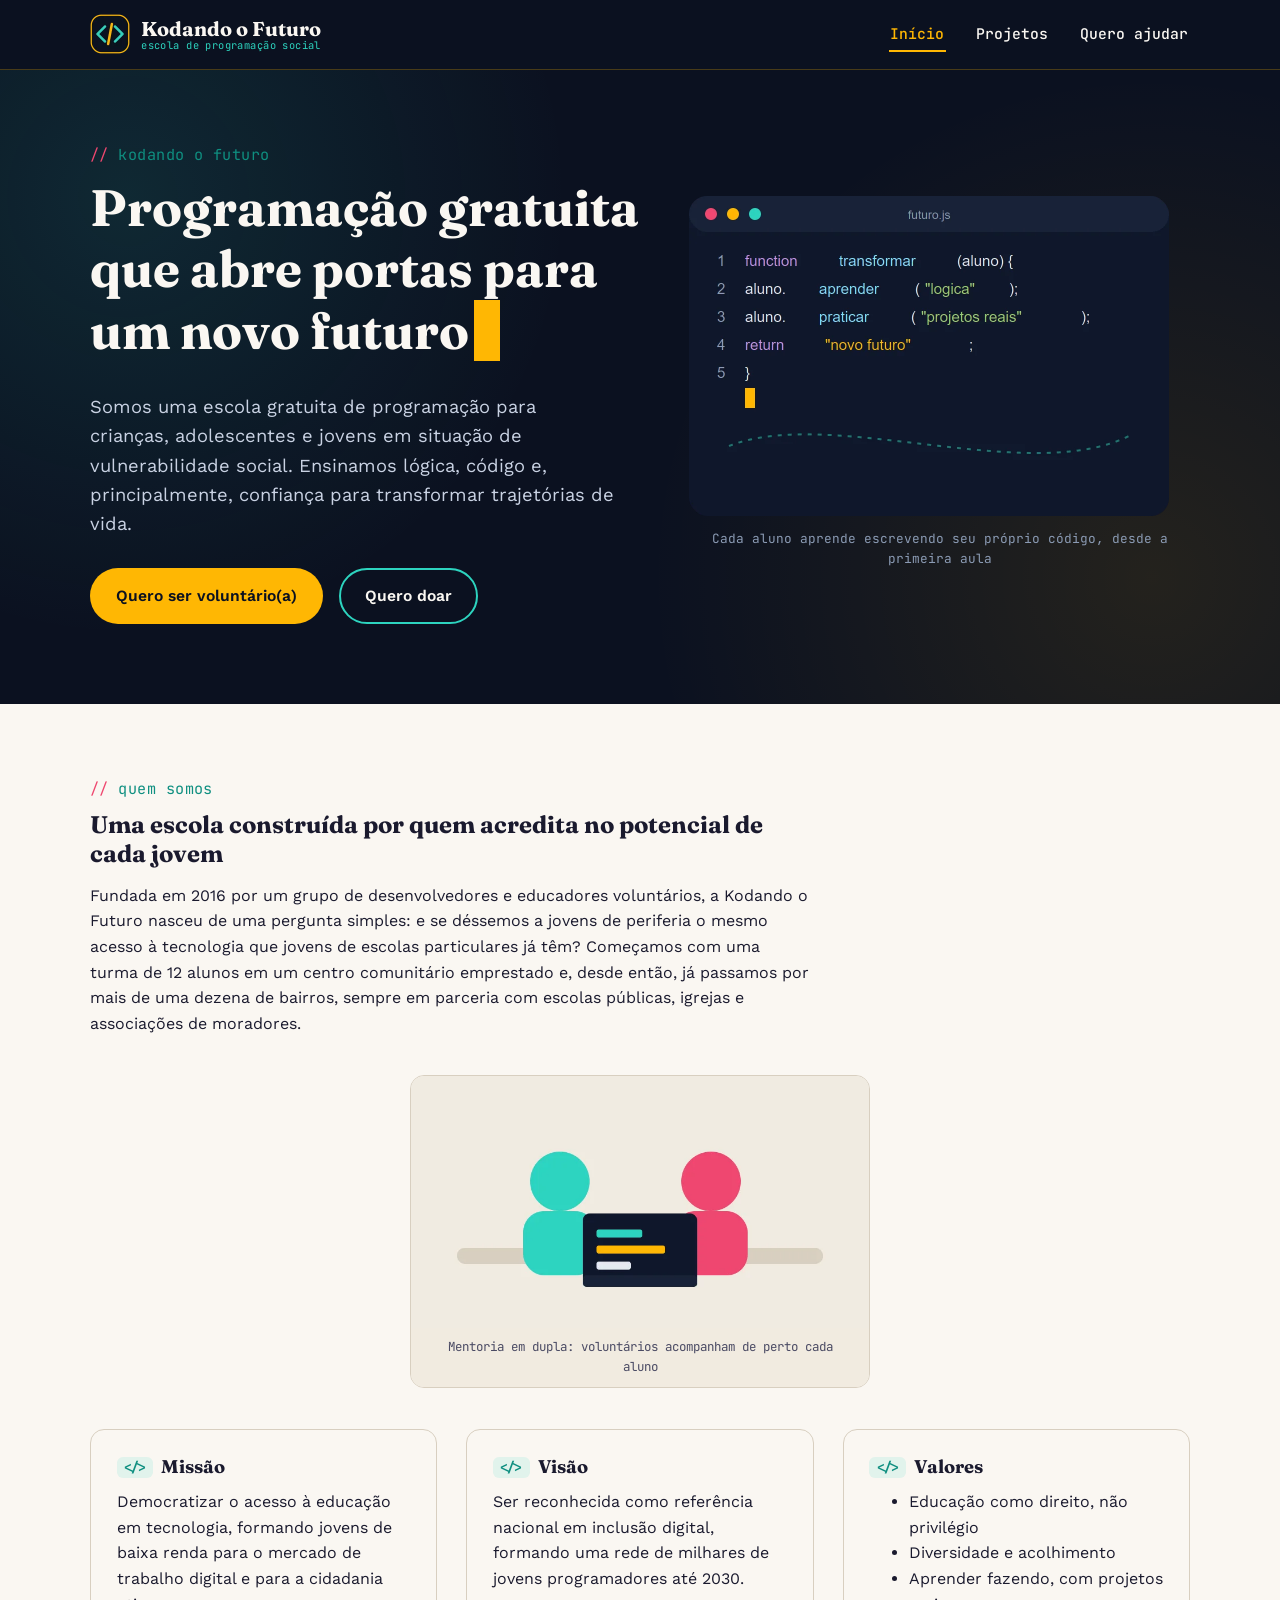
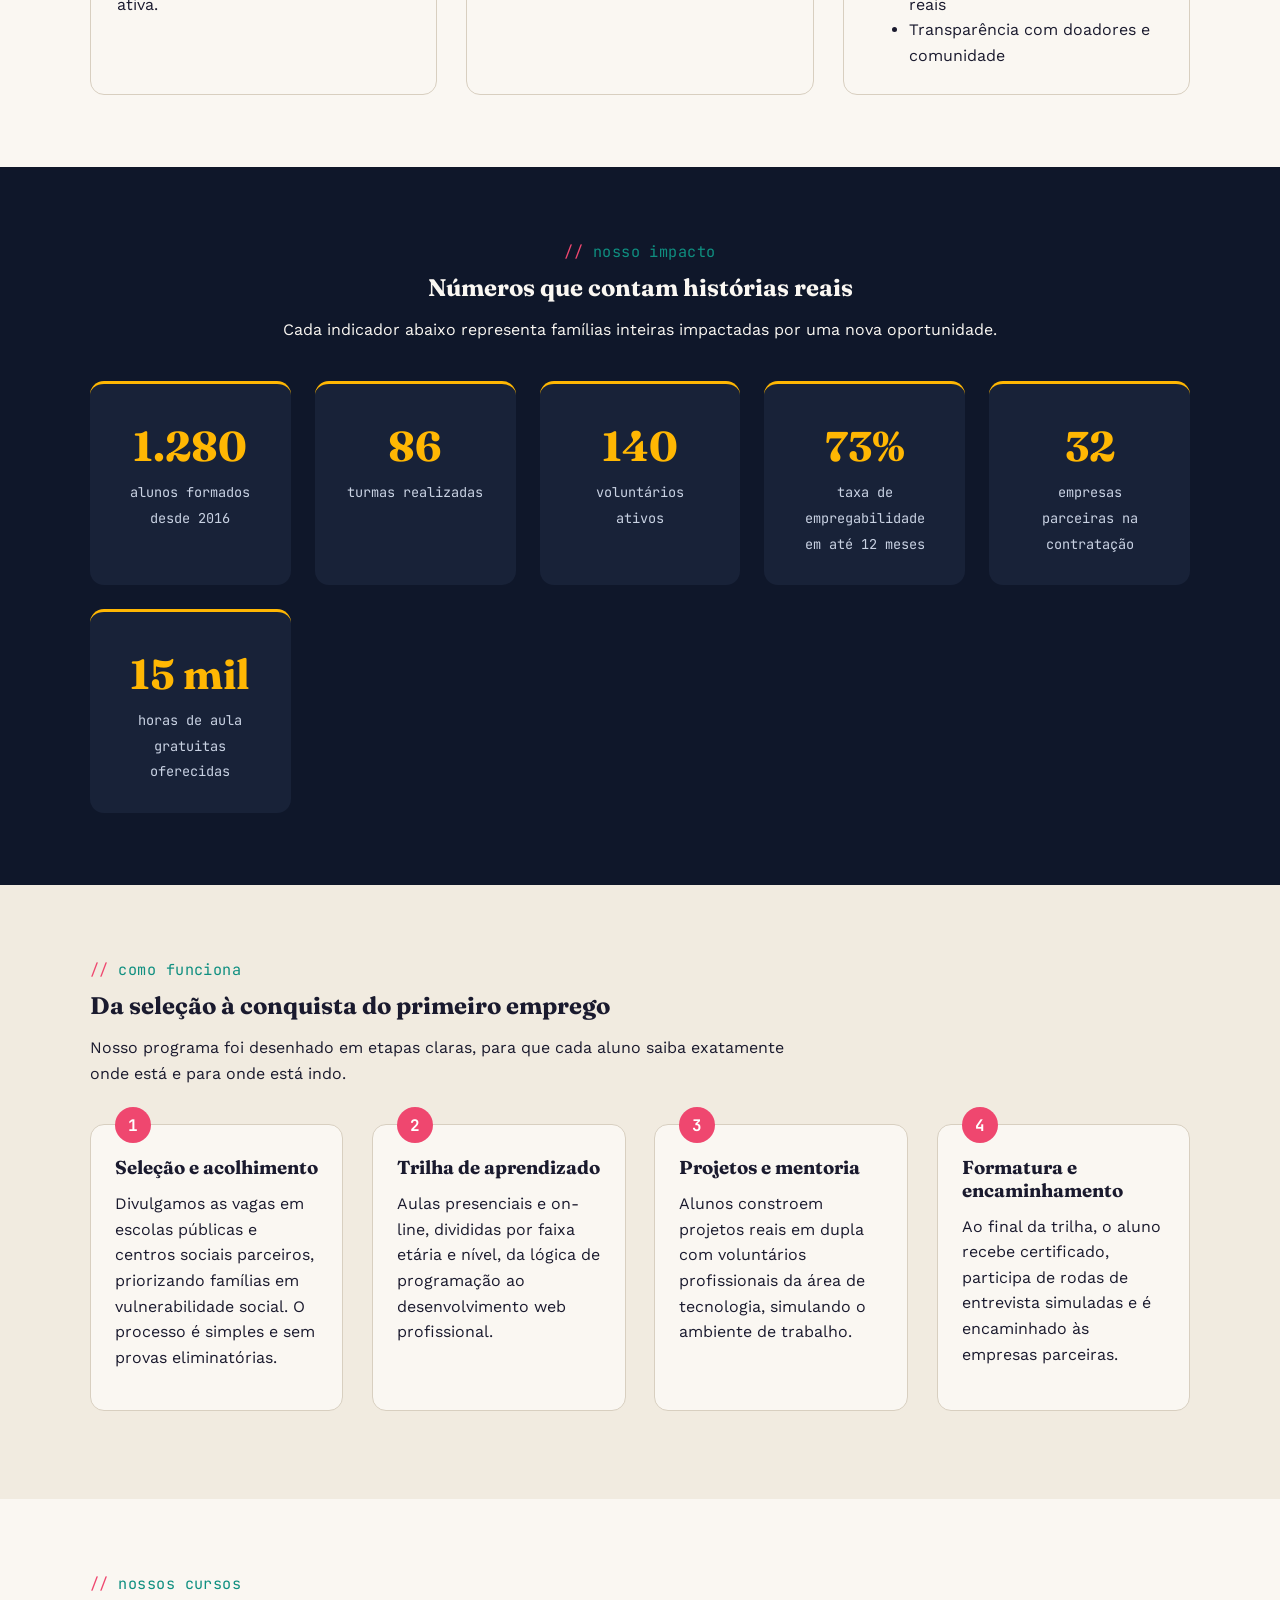
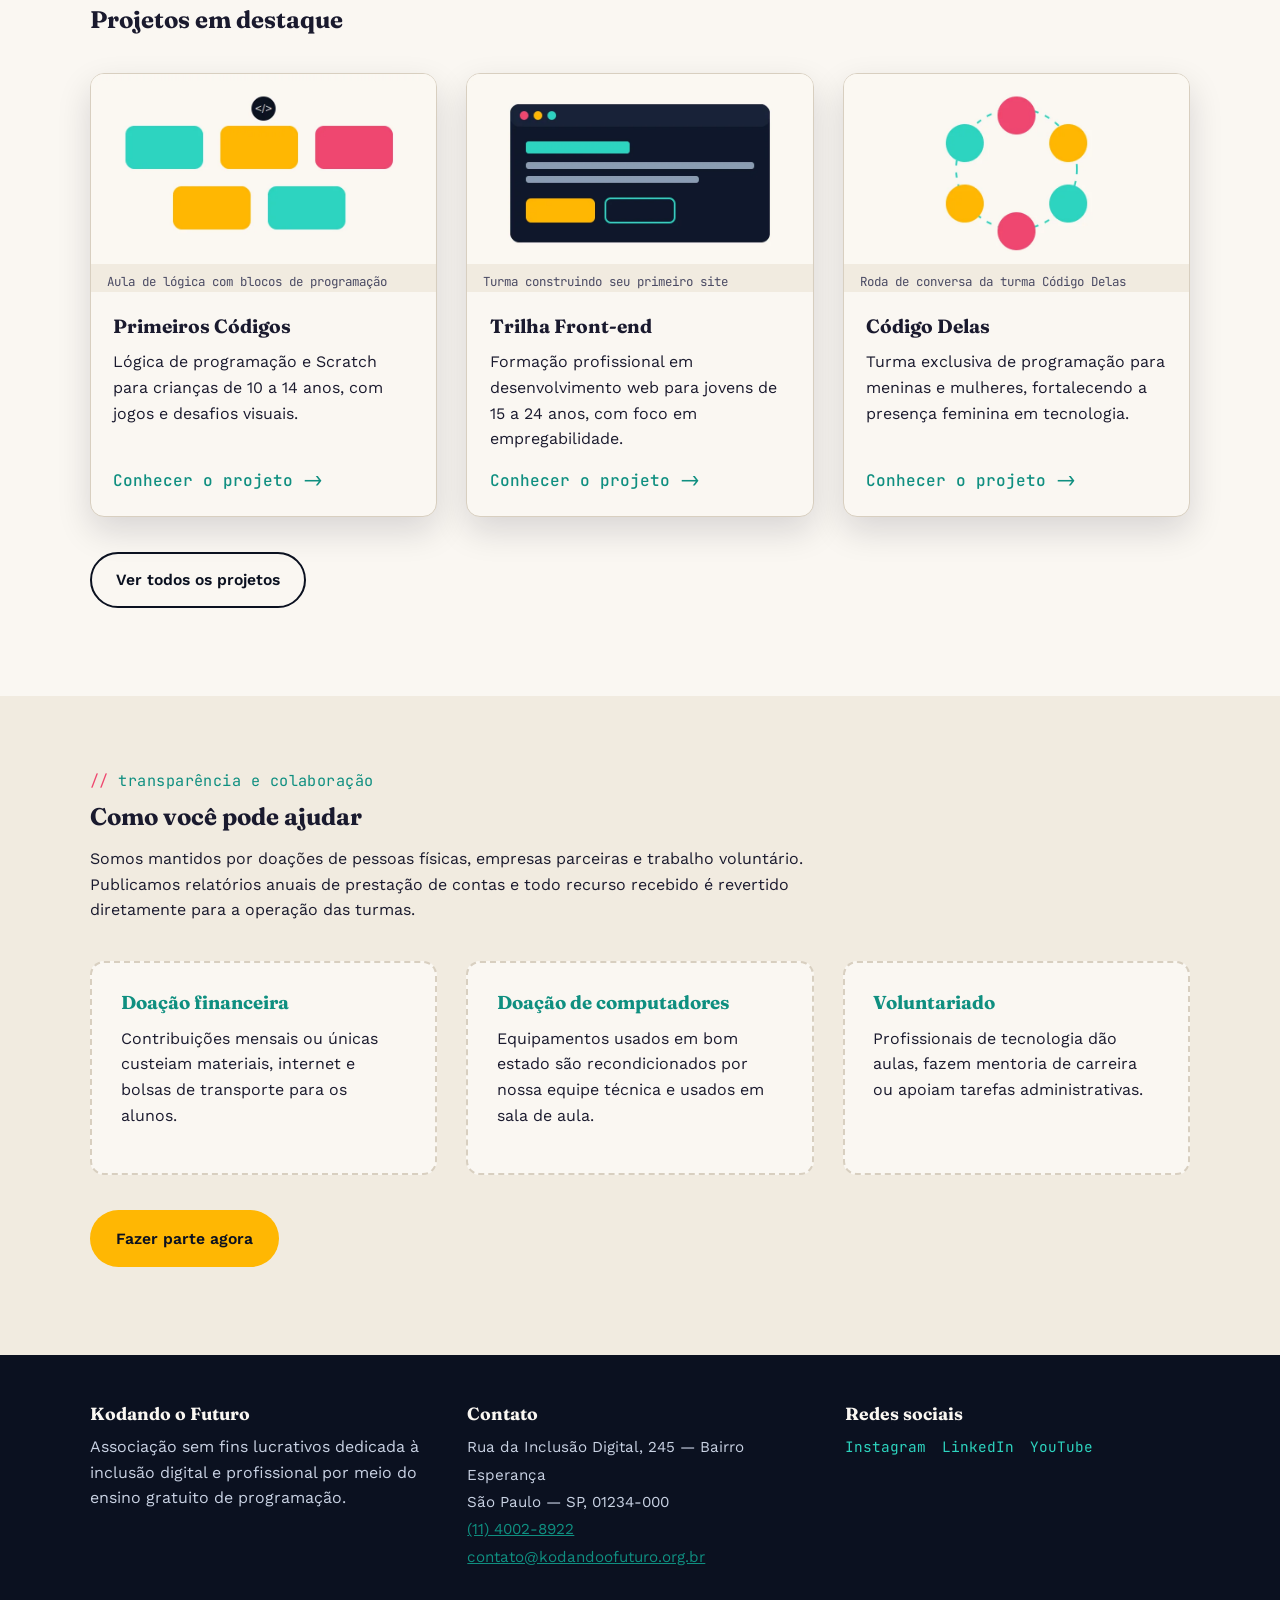
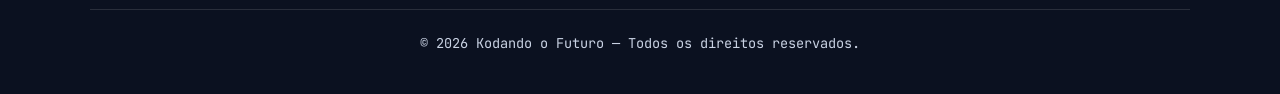
<file: index.html>
<!DOCTYPE html>
<html lang="pt-BR">
<head>
  <meta charset="UTF-8">
  <meta name="viewport" content="width=device-width, initial-scale=1.0">
  <title>Kodando o Futuro — Escola gratuita de programação social</title>
  <meta name="description" content="Kodando o Futuro é uma ONG que ensina programação gratuitamente para crianças, adolescentes e jovens em situação de vulnerabilidade social, abrindo caminho para o mercado de tecnologia.">
  <link rel="icon" href="assets/img/logo.svg" type="image/svg+xml">
  <link rel="stylesheet" href="assets/css/style.css">
</head>
<body>
  <a class="link-pular" href="#conteudo-principal">Pular para o conteúdo</a>

  <header class="cabecalho">
    <div class="container cabecalho__barra">
      <a class="marca" href="index.html">
        <picture>
          <source srcset="assets/img/logo.webp" type="image/webp">
          <img src="assets/img/logo.png" alt="Kodando o Futuro" width="40" height="40">
        </picture>
        <span class="marca__nome">Kodando o Futuro<span>escola de programação social</span></span>
      </a>
      <nav aria-label="Navegação principal">
        <ul class="nav__lista">
          <li><a class="nav__link" href="index.html" aria-current="page">Início</a></li>
          <li><a class="nav__link" href="projetos.html">Projetos</a></li>
          <li><a class="nav__link" href="cadastro.html">Quero ajudar</a></li>
        </ul>
      </nav>
    </div>
  </header>

  <main id="conteudo-principal">
    <!-- Hero -->
    <section class="hero">
      <div class="container hero__grade">
        <div>
          <p class="rotulo-secao">kodando o futuro</p>
          <h1>Programação gratuita que abre portas para um novo futuro<span class="hero__cursor" aria-hidden="true">&nbsp;</span></h1>
          <p class="hero__texto">Somos uma escola gratuita de programação para crianças, adolescentes e jovens em situação de vulnerabilidade social. Ensinamos lógica, código e, principalmente, confiança para transformar trajetórias de vida.</p>
          <div class="hero__acoes">
            <a class="botao botao--primario" href="cadastro.html">Quero ser voluntário(a)</a>
            <a class="botao botao--secundario" href="cadastro.html">Quero doar</a>
          </div>
        </div>
        <figure class="hero__figura">
          <picture>
            <source srcset="assets/img/hero-terminal.webp" type="image/webp">
            <img src="assets/img/hero-terminal.png" alt="Ilustração de uma janela de editor de código com um pequeno trecho de programa simbolizando o aprendizado de programação" width="480" height="320">
          </picture>
          <figcaption>Cada aluno aprende escrevendo seu próprio código, desde a primeira aula</figcaption>
        </figure>
      </div>
    </section>

    <!-- Quem somos -->
    <section class="secao" aria-labelledby="quemsomos-titulo">
      <div class="container">
        <div class="secao__cabecalho">
          <p class="rotulo-secao">quem somos</p>
          <h2 id="quemsomos-titulo">Uma escola construída por quem acredita no potencial de cada jovem</h2>
          <p>Fundada em <time datetime="2016">2016</time> por um grupo de desenvolvedores e educadores voluntários, a Kodando o Futuro nasceu de uma pergunta simples: e se déssemos a jovens de periferia o mesmo acesso à tecnologia que jovens de escolas particulares já têm? Começamos com uma turma de 12 alunos em um centro comunitário emprestado e, desde então, já passamos por mais de uma dezena de bairros, sempre em parceria com escolas públicas, igrejas e associações de moradores.</p>
        </div>
        <figure class="quemsomos__figura">
          <picture>
            <source srcset="assets/img/mentoria-em-dupla.webp" type="image/webp">
            <img src="assets/img/mentoria-em-dupla.png" alt="Voluntário e aluna sentados lado a lado observando código em um notebook, representando a mentoria individual oferecida pela Kodando o Futuro" width="400" height="220" loading="lazy">
          </picture>
          <figcaption>Mentoria em dupla: voluntários acompanham de perto cada aluno</figcaption>
        </figure>
        <div class="quemsomos__grade">
          <article class="cartao-valor">
            <h3>Missão</h3>
            <p>Democratizar o acesso à educação em tecnologia, formando jovens de baixa renda para o mercado de trabalho digital e para a cidadania ativa.</p>
          </article>
          <article class="cartao-valor">
            <h3>Visão</h3>
            <p>Ser reconhecida como referência nacional em inclusão digital, formando uma rede de milhares de jovens programadores até 2030.</p>
          </article>
          <article class="cartao-valor">
            <h3>Valores</h3>
            <ul>
              <li>Educação como direito, não privilégio</li>
              <li>Diversidade e acolhimento</li>
              <li>Aprender fazendo, com projetos reais</li>
              <li>Transparência com doadores e comunidade</li>
            </ul>
          </article>
        </div>
      </div>
    </section>

    <!-- Impacto -->
    <section class="secao secao--escura" aria-labelledby="impacto-titulo">
      <div class="container">
        <div class="secao__cabecalho secao__cabecalho--centro">
          <p class="rotulo-secao">nosso impacto</p>
          <h2 id="impacto-titulo">Números que contam histórias reais</h2>
          <p>Cada indicador abaixo representa famílias inteiras impactadas por uma nova oportunidade.</p>
        </div>
        <ul class="indicadores">
          <li class="indicador">
            <span class="indicador__numero">1.280</span>
            <span class="indicador__legenda">alunos formados desde 2016</span>
          </li>
          <li class="indicador">
            <span class="indicador__numero">86</span>
            <span class="indicador__legenda">turmas realizadas</span>
          </li>
          <li class="indicador">
            <span class="indicador__numero">140</span>
            <span class="indicador__legenda">voluntários ativos</span>
          </li>
          <li class="indicador">
            <span class="indicador__numero">73%</span>
            <span class="indicador__legenda">taxa de empregabilidade em até 12 meses</span>
          </li>
          <li class="indicador">
            <span class="indicador__numero">32</span>
            <span class="indicador__legenda">empresas parceiras na contratação</span>
          </li>
          <li class="indicador">
            <span class="indicador__numero">15 mil</span>
            <span class="indicador__legenda">horas de aula gratuitas oferecidas</span>
          </li>
        </ul>
      </div>
    </section>

    <!-- Como funciona -->
    <section class="secao secao--creme-alt" aria-labelledby="comofunciona-titulo">
      <div class="container">
        <div class="secao__cabecalho">
          <p class="rotulo-secao">como funciona</p>
          <h2 id="comofunciona-titulo">Da seleção à conquista do primeiro emprego</h2>
          <p>Nosso programa foi desenhado em etapas claras, para que cada aluno saiba exatamente onde está e para onde está indo.</p>
        </div>
        <ol class="trilha">
          <li class="trilha__item">
            <h3>Seleção e acolhimento</h3>
            <p>Divulgamos as vagas em escolas públicas e centros sociais parceiros, priorizando famílias em vulnerabilidade social. O processo é simples e sem provas eliminatórias.</p>
          </li>
          <li class="trilha__item">
            <h3>Trilha de aprendizado</h3>
            <p>Aulas presenciais e on-line, divididas por faixa etária e nível, da lógica de programação ao desenvolvimento web profissional.</p>
          </li>
          <li class="trilha__item">
            <h3>Projetos e mentoria</h3>
            <p>Alunos constroem projetos reais em dupla com voluntários profissionais da área de tecnologia, simulando o ambiente de trabalho.</p>
          </li>
          <li class="trilha__item">
            <h3>Formatura e encaminhamento</h3>
            <p>Ao final da trilha, o aluno recebe certificado, participa de rodas de entrevista simuladas e é encaminhado às empresas parceiras.</p>
          </li>
        </ol>
      </div>
    </section>

    <!-- Projetos em destaque -->
    <section class="secao" aria-labelledby="destaques-titulo">
      <div class="container">
        <div class="secao__cabecalho">
          <p class="rotulo-secao">nossos cursos</p>
          <h2 id="destaques-titulo">Projetos em destaque</h2>
        </div>
        <div class="destaques">
          <article class="destaque-card">
            <figure>
              <picture>
                <source srcset="assets/img/projeto-iniciacao.webp" type="image/webp">
                <img src="assets/img/projeto-iniciacao.png" alt="Blocos coloridos de encaixe representando programação em blocos para crianças" width="400" height="220" loading="lazy">
              </picture>
              <figcaption>Aula de lógica com blocos de programação</figcaption>
            </figure>
            <div class="destaque-card__corpo">
              <h3>Primeiros Códigos</h3>
              <p>Lógica de programação e Scratch para crianças de 10 a 14 anos, com jogos e desafios visuais.</p>
              <a class="destaque-card__link" href="projetos.html">Conhecer o projeto</a>
            </div>
          </article>
          <article class="destaque-card">
            <figure>
              <picture>
                <source srcset="assets/img/projeto-formacao-web.webp" type="image/webp">
                <img src="assets/img/projeto-formacao-web.png" alt="Janela de navegador estilizada mostrando o esboço de uma página web" width="400" height="220" loading="lazy">
              </picture>
              <figcaption>Turma construindo seu primeiro site</figcaption>
            </figure>
            <div class="destaque-card__corpo">
              <h3>Trilha Front-end</h3>
              <p>Formação profissional em desenvolvimento web para jovens de 15 a 24 anos, com foco em empregabilidade.</p>
              <a class="destaque-card__link" href="projetos.html">Conhecer o projeto</a>
            </div>
          </article>
          <article class="destaque-card">
            <figure>
              <picture>
                <source srcset="assets/img/projeto-inclusao.webp" type="image/webp">
                <img src="assets/img/projeto-inclusao.png" alt="Círculo de pessoas diversas representando acolhimento e diversidade" width="400" height="220" loading="lazy">
              </picture>
              <figcaption>Roda de conversa da turma Código Delas</figcaption>
            </figure>
            <div class="destaque-card__corpo">
              <h3>Código Delas</h3>
              <p>Turma exclusiva de programação para meninas e mulheres, fortalecendo a presença feminina em tecnologia.</p>
              <a class="destaque-card__link" href="projetos.html">Conhecer o projeto</a>
            </div>
          </article>
        </div>
        <p class="secao__cta"><a class="botao botao--ghost" href="projetos.html">Ver todos os projetos</a></p>
      </div>
    </section>

    <!-- Transparencia e como ajudar -->
    <section class="secao secao--creme-alt" aria-labelledby="ajudar-titulo">
      <div class="container">
        <div class="secao__cabecalho">
          <p class="rotulo-secao">transparência e colaboração</p>
          <h2 id="ajudar-titulo">Como você pode ajudar</h2>
          <p>Somos mantidos por doações de pessoas físicas, empresas parceiras e trabalho voluntário. Publicamos relatórios anuais de prestação de contas e todo recurso recebido é revertido diretamente para a operação das turmas.</p>
        </div>
        <div class="ajudar__grade">
          <article class="ajudar-card">
            <h3>Doação financeira</h3>
            <p>Contribuições mensais ou únicas custeiam materiais, internet e bolsas de transporte para os alunos.</p>
          </article>
          <article class="ajudar-card">
            <h3>Doação de computadores</h3>
            <p>Equipamentos usados em bom estado são recondicionados por nossa equipe técnica e usados em sala de aula.</p>
          </article>
          <article class="ajudar-card">
            <h3>Voluntariado</h3>
            <p>Profissionais de tecnologia dão aulas, fazem mentoria de carreira ou apoiam tarefas administrativas.</p>
          </article>
        </div>
        <p class="secao__cta"><a class="botao botao--primario" href="cadastro.html">Fazer parte agora</a></p>
      </div>
    </section>
  </main>

  <footer class="rodape">
    <div class="container rodape__grade">
      <section aria-labelledby="rodape-sobre-titulo">
        <h2 id="rodape-sobre-titulo">Kodando o Futuro</h2>
        <p>Associação sem fins lucrativos dedicada à inclusão digital e profissional por meio do ensino gratuito de programação.</p>
      </section>
      <section aria-labelledby="rodape-contato-titulo">
        <h2 id="rodape-contato-titulo">Contato</h2>
        <address>
          Rua da Inclusão Digital, 245 — Bairro Esperança<br>
          São Paulo — SP, 01234-000<br>
          <a href="tel:+551140028922">(11) 4002-8922</a><br>
          <a href="mailto:contato@kodandoofuturo.org.br">contato@kodandoofuturo.org.br</a>
        </address>
      </section>
      <section aria-labelledby="rodape-redes-titulo">
        <h2 id="rodape-redes-titulo">Redes sociais</h2>
        <ul class="rodape__redes">
          <li><a href="https://instagram.com/kodandoofuturo" aria-label="Instagram da Kodando o Futuro">Instagram</a></li>
          <li><a href="https://linkedin.com/company/kodandoofuturo" aria-label="LinkedIn da Kodando o Futuro">LinkedIn</a></li>
          <li><a href="https://youtube.com/@kodandoofuturo" aria-label="YouTube da Kodando o Futuro">YouTube</a></li>
        </ul>
      </section>
    </div>
    <p class="rodape__base container">&copy; <time datetime="2026">2026</time> Kodando o Futuro — Todos os direitos reservados.</p>
  </footer>
</body>
</html>
</file>
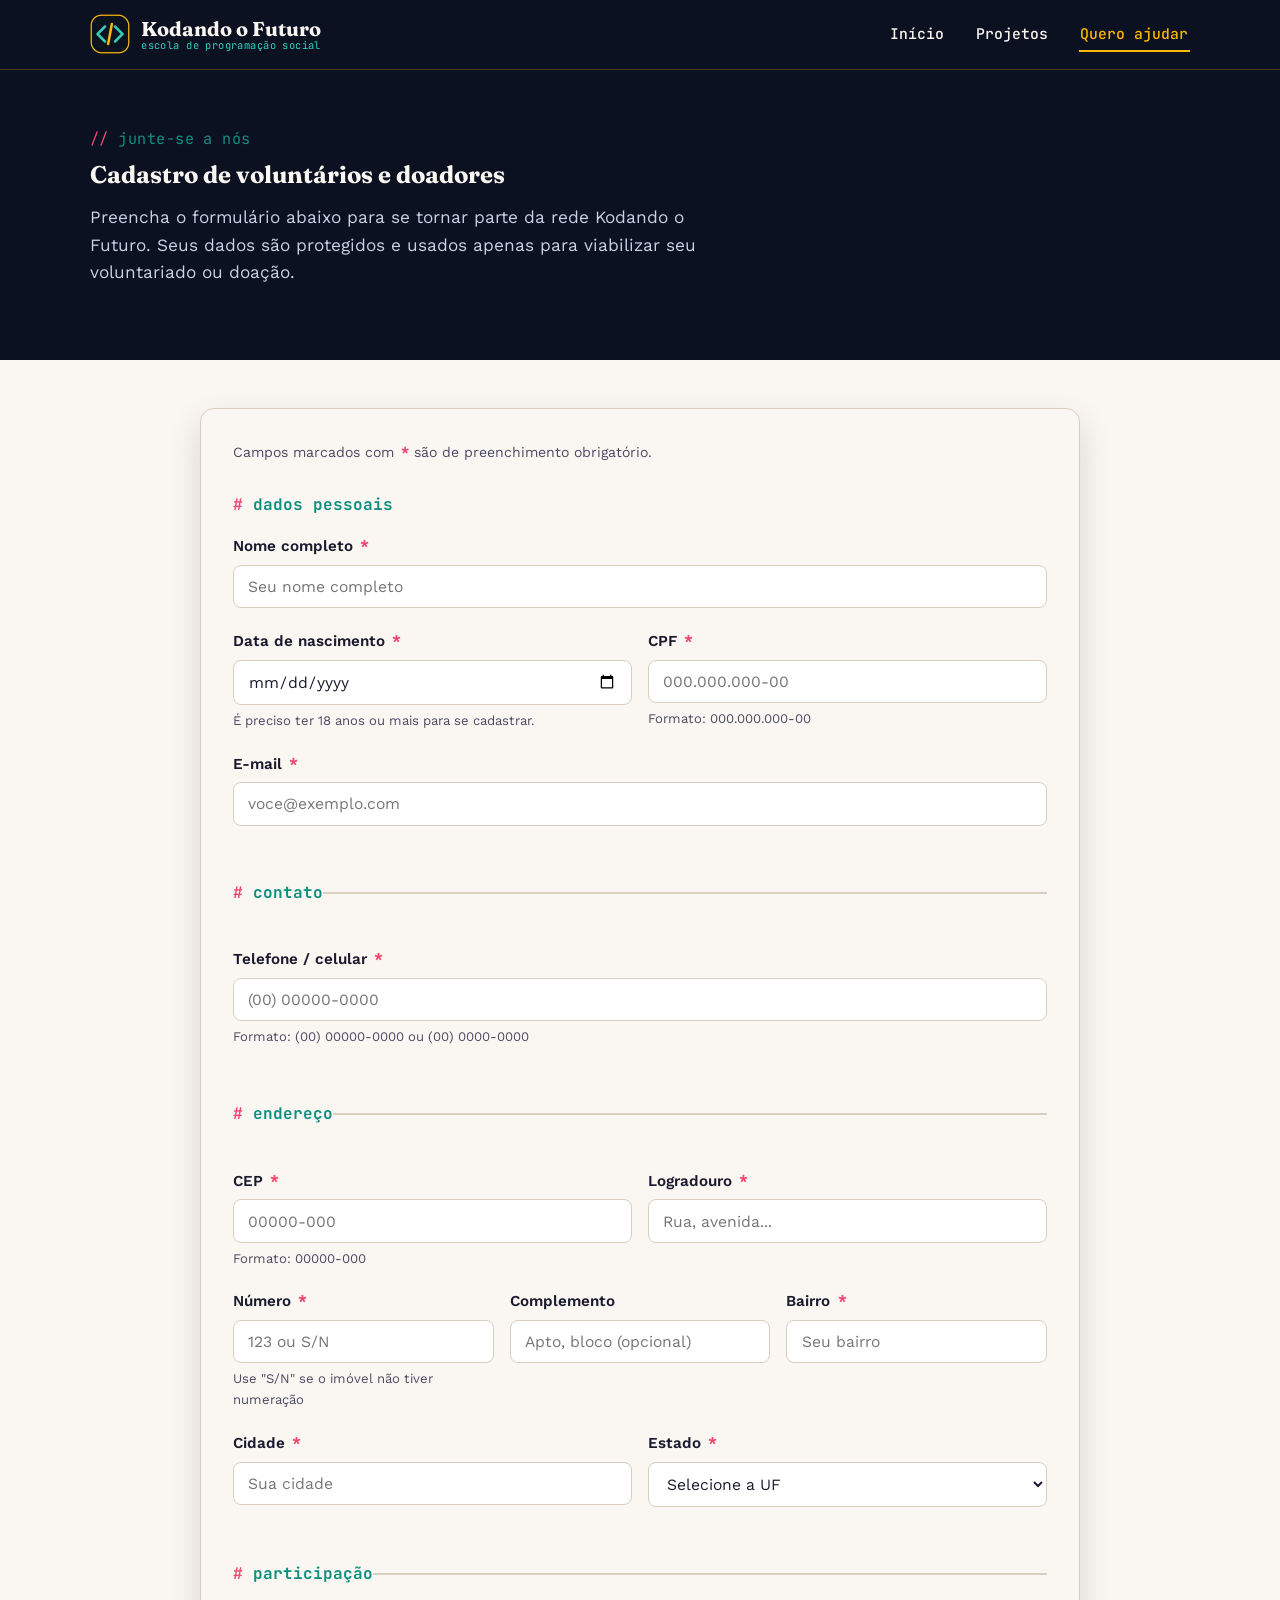
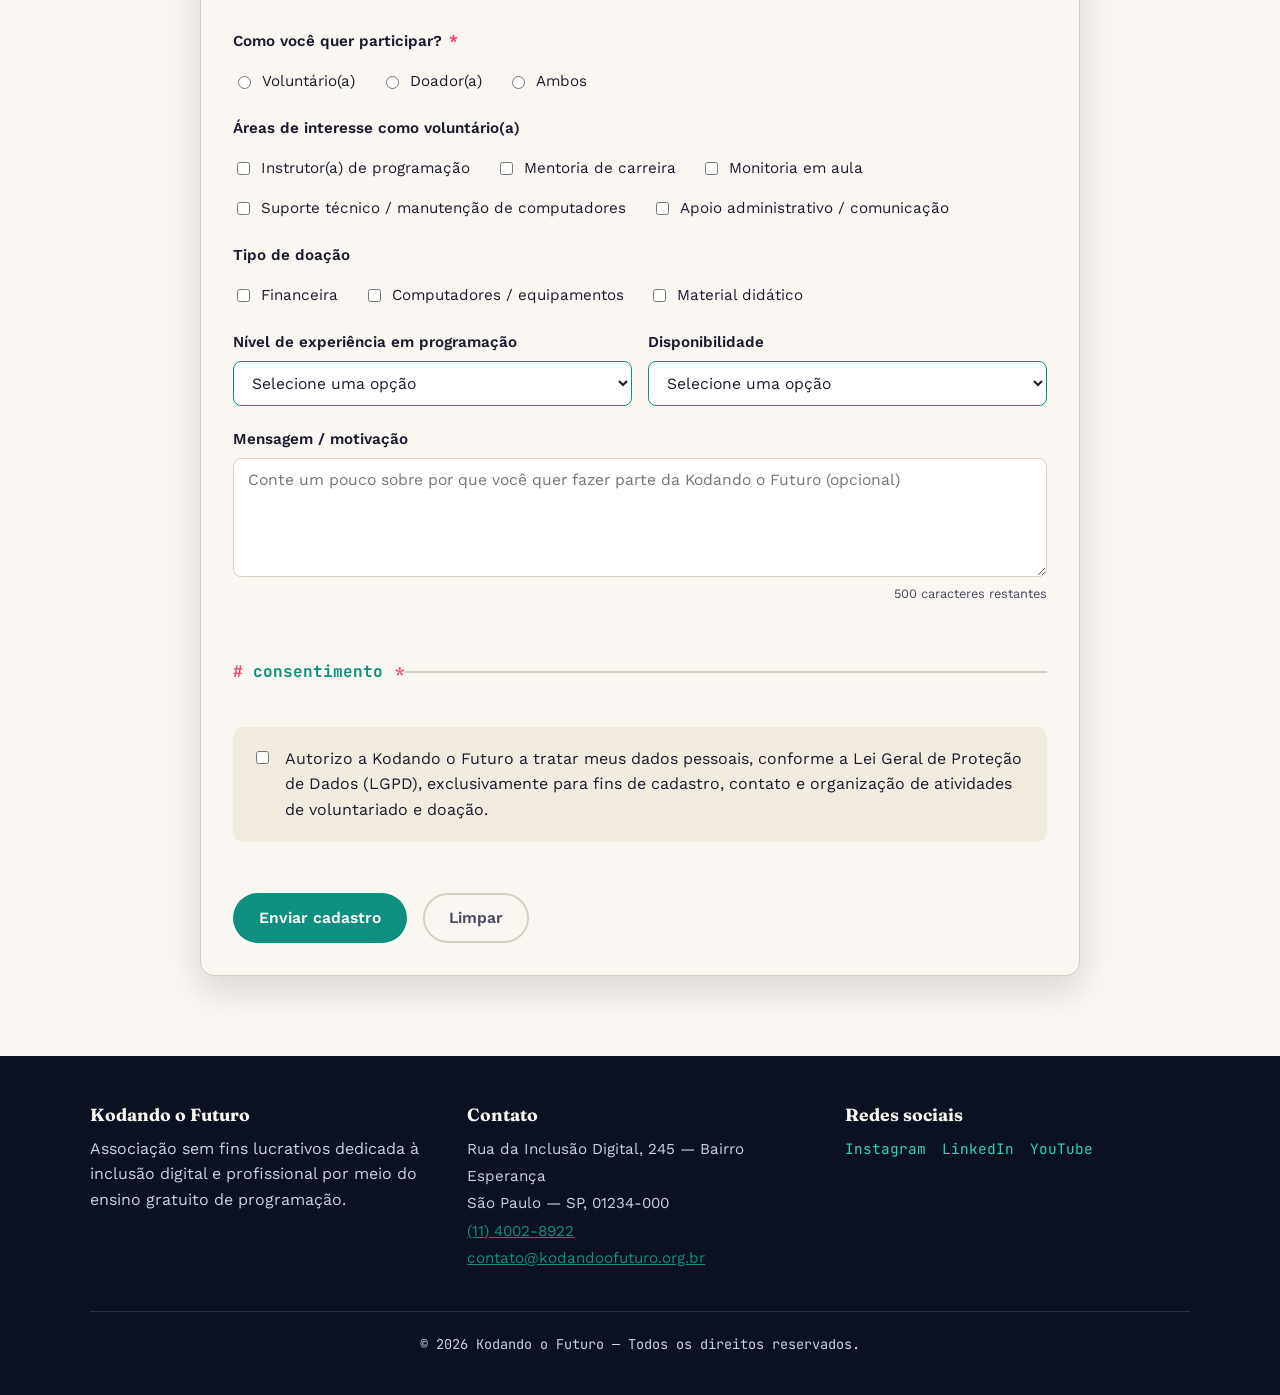
<file: cadastro.html>
<!DOCTYPE html>
<html lang="pt-BR">
<head>
  <meta charset="UTF-8">
  <meta name="viewport" content="width=device-width, initial-scale=1.0">
  <title>Cadastro de voluntários e doadores — Kodando o Futuro</title>
  <meta name="description" content="Cadastre-se como voluntário(a) ou doador(a) da Kodando o Futuro e ajude a levar educação em programação gratuita para crianças e jovens em vulnerabilidade social.">
  <link rel="icon" href="assets/img/logo.svg" type="image/svg+xml">
  <link rel="stylesheet" href="assets/css/style.css">
</head>
<body>
  <a class="link-pular" href="#conteudo-principal">Pular para o conteúdo</a>

  <header class="cabecalho">
    <div class="container cabecalho__barra">
      <a class="marca" href="index.html">
        <picture>
          <source srcset="assets/img/logo.webp" type="image/webp">
          <img src="assets/img/logo.png" alt="Kodando o Futuro" width="40" height="40">
        </picture>
        <span class="marca__nome">Kodando o Futuro<span>escola de programação social</span></span>
      </a>
      <nav aria-label="Navegação principal">
        <ul class="nav__lista">
          <li><a class="nav__link" href="index.html">Início</a></li>
          <li><a class="nav__link" href="projetos.html">Projetos</a></li>
          <li><a class="nav__link" href="cadastro.html" aria-current="page">Quero ajudar</a></li>
        </ul>
      </nav>
    </div>
  </header>

  <main id="conteudo-principal">
    <section class="intro-pagina">
      <div class="container">
        <p class="rotulo-secao">junte-se a nós</p>
        <h1>Cadastro de voluntários e doadores</h1>
        <p class="intro-pagina__texto">Preencha o formulário abaixo para se tornar parte da rede Kodando o Futuro. Seus dados são protegidos e usados apenas para viabilizar seu voluntariado ou doação.</p>
      </div>
    </section>

    <section class="form-secao" aria-labelledby="form-titulo">
      <div class="container">
        <h2 id="form-titulo" class="sr-only">Formulário de cadastro</h2>
        <form class="formulario" action="#" method="post">

          <p class="formulario__nota">Campos marcados com <span class="obrigatorio" aria-hidden="true">*</span> são de preenchimento obrigatório.</p>

          <fieldset>
            <legend>dados pessoais</legend>

            <div class="campo">
              <label for="nome">Nome completo <span class="obrigatorio" aria-hidden="true">*</span></label>
              <input type="text" id="nome" name="nome" required minlength="3" maxlength="120"
                     autocomplete="name" placeholder="Seu nome completo">
            </div>

            <div class="campo-linha">
              <div class="campo">
                <label for="nascimento">Data de nascimento <span class="obrigatorio" aria-hidden="true">*</span></label>
                <input type="date" id="nascimento" name="nascimento" required
                       min="1930-01-01" max="2008-10-10"
                       autocomplete="bday" aria-describedby="ajuda-nascimento">
                <span class="ajuda" id="ajuda-nascimento">É preciso ter 18 anos ou mais para se cadastrar.</span>
              </div>

              <div class="campo">
                <label for="cpf">CPF <span class="obrigatorio" aria-hidden="true">*</span></label>
                <input type="text" id="cpf" name="cpf" required
                       inputmode="numeric" maxlength="14" placeholder="000.000.000-00"
                       pattern="\d{3}\.\d{3}\.\d{3}-\d{2}"
                       title="Digite o CPF no formato 000.000.000-00"
                       autocomplete="off" aria-describedby="ajuda-cpf">
                <span class="ajuda" id="ajuda-cpf">Formato: 000.000.000-00</span>
              </div>
            </div>

            <div class="campo">
              <label for="email">E-mail <span class="obrigatorio" aria-hidden="true">*</span></label>
              <input type="email" id="email" name="email" required maxlength="150"
                     autocomplete="email" placeholder="voce@exemplo.com">
            </div>
          </fieldset>

          <fieldset>
            <legend>contato</legend>
            <div class="campo">
              <label for="telefone">Telefone / celular <span class="obrigatorio" aria-hidden="true">*</span></label>
              <input type="tel" id="telefone" name="telefone" required
                     inputmode="numeric" maxlength="15" placeholder="(00) 00000-0000"
                     pattern="\(\d{2}\) \d{4,5}-\d{4}"
                     title="Digite o telefone no formato (00) 0000-0000 ou (00) 00000-0000"
                     autocomplete="tel" aria-describedby="ajuda-telefone">
              <span class="ajuda" id="ajuda-telefone">Formato: (00) 00000-0000 ou (00) 0000-0000</span>
            </div>
          </fieldset>

          <fieldset>
            <legend>endereço</legend>

            <div class="campo-linha">
              <div class="campo">
                <label for="cep">CEP <span class="obrigatorio" aria-hidden="true">*</span></label>
                <input type="text" id="cep" name="cep" required
                       inputmode="numeric" maxlength="9" placeholder="00000-000"
                       pattern="\d{5}-\d{3}"
                       title="Digite o CEP no formato 00000-000"
                       autocomplete="postal-code" aria-describedby="ajuda-cep">
                <span class="ajuda" id="ajuda-cep">Formato: 00000-000</span>
              </div>

              <div class="campo">
                <label for="logradouro">Logradouro <span class="obrigatorio" aria-hidden="true">*</span></label>
                <input type="text" id="logradouro" name="logradouro" required maxlength="150"
                       autocomplete="address-line1" placeholder="Rua, avenida...">
              </div>
            </div>

            <div class="campo-linha">
              <div class="campo">
                <label for="numero">Número <span class="obrigatorio" aria-hidden="true">*</span></label>
                <input type="text" id="numero" name="numero" required maxlength="10"
                       inputmode="numeric" autocomplete="address-line2" placeholder="123 ou S/N"
                       aria-describedby="ajuda-numero">
                <span class="ajuda" id="ajuda-numero">Use "S/N" se o imóvel não tiver numeração</span>
              </div>

              <div class="campo">
                <label for="complemento">Complemento</label>
                <input type="text" id="complemento" name="complemento" maxlength="60"
                       autocomplete="address-line3" placeholder="Apto, bloco (opcional)">
              </div>

              <div class="campo">
                <label for="bairro">Bairro <span class="obrigatorio" aria-hidden="true">*</span></label>
                <input type="text" id="bairro" name="bairro" required maxlength="100"
                       autocomplete="address-level3" placeholder="Seu bairro">
              </div>
            </div>

            <div class="campo-linha">
              <div class="campo">
                <label for="cidade">Cidade <span class="obrigatorio" aria-hidden="true">*</span></label>
                <input type="text" id="cidade" name="cidade" required maxlength="100"
                       autocomplete="address-level2" placeholder="Sua cidade">
              </div>

              <div class="campo">
                <label for="estado">Estado <span class="obrigatorio" aria-hidden="true">*</span></label>
                <select id="estado" name="estado" required autocomplete="address-level1">
                  <option value="">Selecione a UF</option>
                  <option value="AC">Acre</option>
                  <option value="AL">Alagoas</option>
                  <option value="AP">Amapá</option>
                  <option value="AM">Amazonas</option>
                  <option value="BA">Bahia</option>
                  <option value="CE">Ceará</option>
                  <option value="DF">Distrito Federal</option>
                  <option value="ES">Espírito Santo</option>
                  <option value="GO">Goiás</option>
                  <option value="MA">Maranhão</option>
                  <option value="MT">Mato Grosso</option>
                  <option value="MS">Mato Grosso do Sul</option>
                  <option value="MG">Minas Gerais</option>
                  <option value="PA">Pará</option>
                  <option value="PB">Paraíba</option>
                  <option value="PR">Paraná</option>
                  <option value="PE">Pernambuco</option>
                  <option value="PI">Piauí</option>
                  <option value="RJ">Rio de Janeiro</option>
                  <option value="RN">Rio Grande do Norte</option>
                  <option value="RS">Rio Grande do Sul</option>
                  <option value="RO">Rondônia</option>
                  <option value="RR">Roraima</option>
                  <option value="SC">Santa Catarina</option>
                  <option value="SP">São Paulo</option>
                  <option value="SE">Sergipe</option>
                  <option value="TO">Tocantins</option>
                </select>
              </div>
            </div>
          </fieldset>

          <fieldset>
            <legend>participação</legend>

            <fieldset class="subgrupo">
              <legend>Como você quer participar? <span class="obrigatorio" aria-hidden="true">*</span></legend>
              <div class="grupo-opcoes">
                <label class="opcao">
                  <input type="radio" name="participacao" value="voluntario" required>
                  Voluntário(a)
                </label>
                <label class="opcao">
                  <input type="radio" name="participacao" value="doador" required>
                  Doador(a)
                </label>
                <label class="opcao">
                  <input type="radio" name="participacao" value="ambos" required>
                  Ambos
                </label>
              </div>
            </fieldset>

            <fieldset class="subgrupo">
              <legend>Áreas de interesse como voluntário(a)</legend>
              <div class="grupo-opcoes">
                <label class="opcao">
                  <input type="checkbox" name="areas_interesse" value="instrutor">
                  Instrutor(a) de programação
                </label>
                <label class="opcao">
                  <input type="checkbox" name="areas_interesse" value="mentoria">
                  Mentoria de carreira
                </label>
                <label class="opcao">
                  <input type="checkbox" name="areas_interesse" value="monitoria">
                  Monitoria em aula
                </label>
                <label class="opcao">
                  <input type="checkbox" name="areas_interesse" value="suporte_tecnico">
                  Suporte técnico / manutenção de computadores
                </label>
                <label class="opcao">
                  <input type="checkbox" name="areas_interesse" value="administrativo">
                  Apoio administrativo / comunicação
                </label>
              </div>
            </fieldset>

            <fieldset class="subgrupo">
              <legend>Tipo de doação</legend>
              <div class="grupo-opcoes">
                <label class="opcao">
                  <input type="checkbox" name="tipo_doacao" value="financeira">
                  Financeira
                </label>
                <label class="opcao">
                  <input type="checkbox" name="tipo_doacao" value="computadores">
                  Computadores / equipamentos
                </label>
                <label class="opcao">
                  <input type="checkbox" name="tipo_doacao" value="material_didatico">
                  Material didático
                </label>
              </div>
            </fieldset>

            <div class="campo-linha">
              <div class="campo">
                <label for="experiencia">Nível de experiência em programação</label>
                <select id="experiencia" name="experiencia">
                  <option value="">Selecione uma opção</option>
                  <option value="nenhuma">Nenhuma experiência</option>
                  <option value="iniciante">Iniciante</option>
                  <option value="intermediario">Intermediário</option>
                  <option value="avancado">Avançado</option>
                  <option value="profissional">Profissional / atuante na área</option>
                </select>
              </div>

              <div class="campo">
                <label for="disponibilidade">Disponibilidade</label>
                <select id="disponibilidade" name="disponibilidade">
                  <option value="">Selecione uma opção</option>
                  <option value="ate-2h">Até 2 horas por semana</option>
                  <option value="2-5h">De 2 a 5 horas por semana</option>
                  <option value="5-10h">De 5 a 10 horas por semana</option>
                  <option value="fins-de-semana">Apenas finais de semana</option>
                  <option value="flexivel">Horário flexível</option>
                </select>
              </div>
            </div>

            <div class="campo">
              <label for="mensagem">Mensagem / motivação</label>
              <textarea id="mensagem" name="mensagem" maxlength="500" rows="5"
                        aria-describedby="contador-mensagem"
                        placeholder="Conte um pouco sobre por que você quer fazer parte da Kodando o Futuro (opcional)"></textarea>
              <span class="contador" id="contador-mensagem">500 caracteres restantes</span>
            </div>
          </fieldset>

          <fieldset>
            <legend>consentimento <span class="obrigatorio" aria-hidden="true">*</span></legend>
            <div class="consentimento">
              <input type="checkbox" id="lgpd" name="lgpd" required>
              <label for="lgpd">
                Autorizo a Kodando o Futuro a tratar meus dados pessoais, conforme a Lei Geral de Proteção
                de Dados (LGPD), exclusivamente para fins de cadastro, contato e organização de atividades
                de voluntariado e doação.
              </label>
            </div>
          </fieldset>

          <div class="formulario__acoes">
            <button type="submit" class="botao botao--submit">Enviar cadastro</button>
            <button type="reset" class="botao botao--limpar">Limpar</button>
          </div>
        </form>
      </div>
    </section>
  </main>

  <footer class="rodape">
    <div class="container rodape__grade">
      <section aria-labelledby="rodape-sobre-titulo">
        <h2 id="rodape-sobre-titulo">Kodando o Futuro</h2>
        <p>Associação sem fins lucrativos dedicada à inclusão digital e profissional por meio do ensino gratuito de programação.</p>
      </section>
      <section aria-labelledby="rodape-contato-titulo">
        <h2 id="rodape-contato-titulo">Contato</h2>
        <address>
          Rua da Inclusão Digital, 245 — Bairro Esperança<br>
          São Paulo — SP, 01234-000<br>
          <a href="tel:+551140028922">(11) 4002-8922</a><br>
          <a href="mailto:contato@kodandoofuturo.org.br">contato@kodandoofuturo.org.br</a>
        </address>
      </section>
      <section aria-labelledby="rodape-redes-titulo">
        <h2 id="rodape-redes-titulo">Redes sociais</h2>
        <ul class="rodape__redes">
          <li><a href="https://instagram.com/kodandoofuturo">Instagram</a></li>
          <li><a href="https://linkedin.com/company/kodandoofuturo">LinkedIn</a></li>
          <li><a href="https://youtube.com/@kodandoofuturo">YouTube</a></li>
        </ul>
      </section>
    </div>
    <p class="rodape__base container">&copy; <time datetime="2026">2026</time> Kodando o Futuro — Todos os direitos reservados.</p>
  </footer>

  <script src="assets/js/mascaras.js" defer></script>
</body>
</html>
</file>
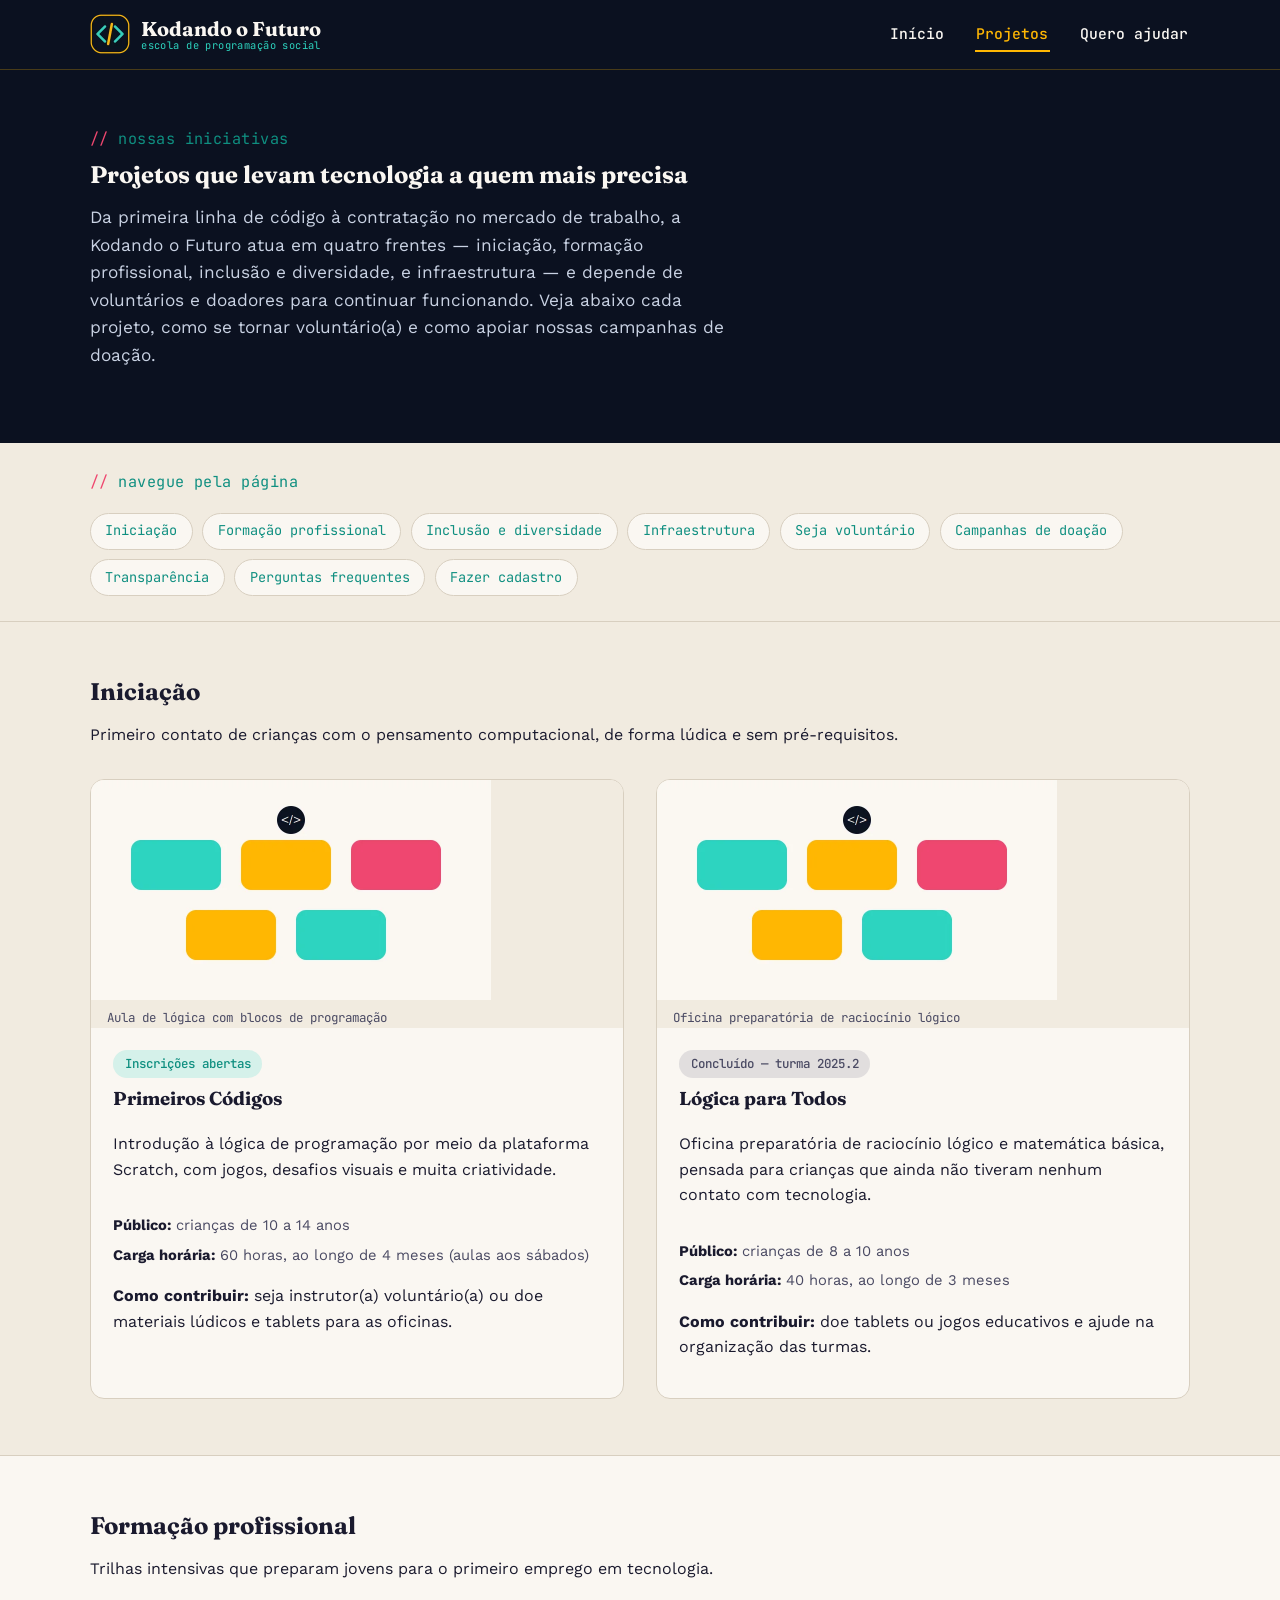
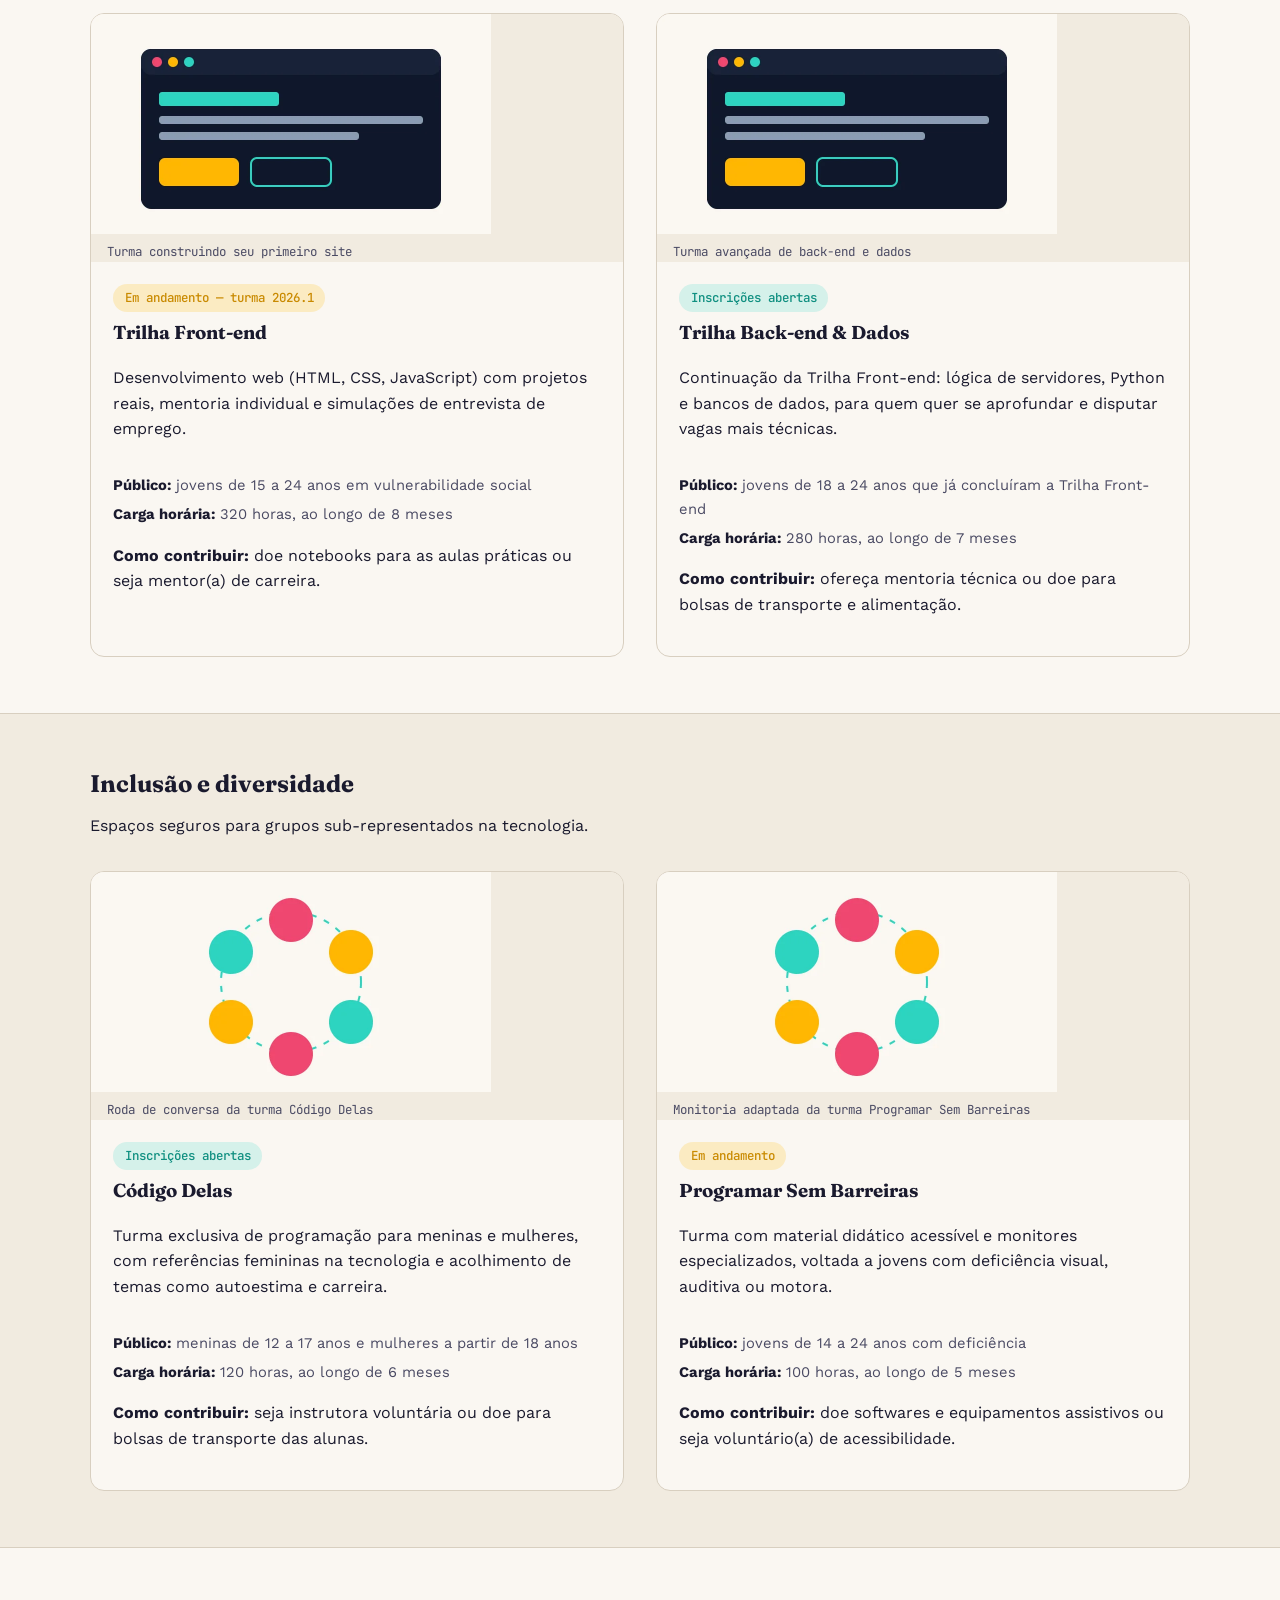
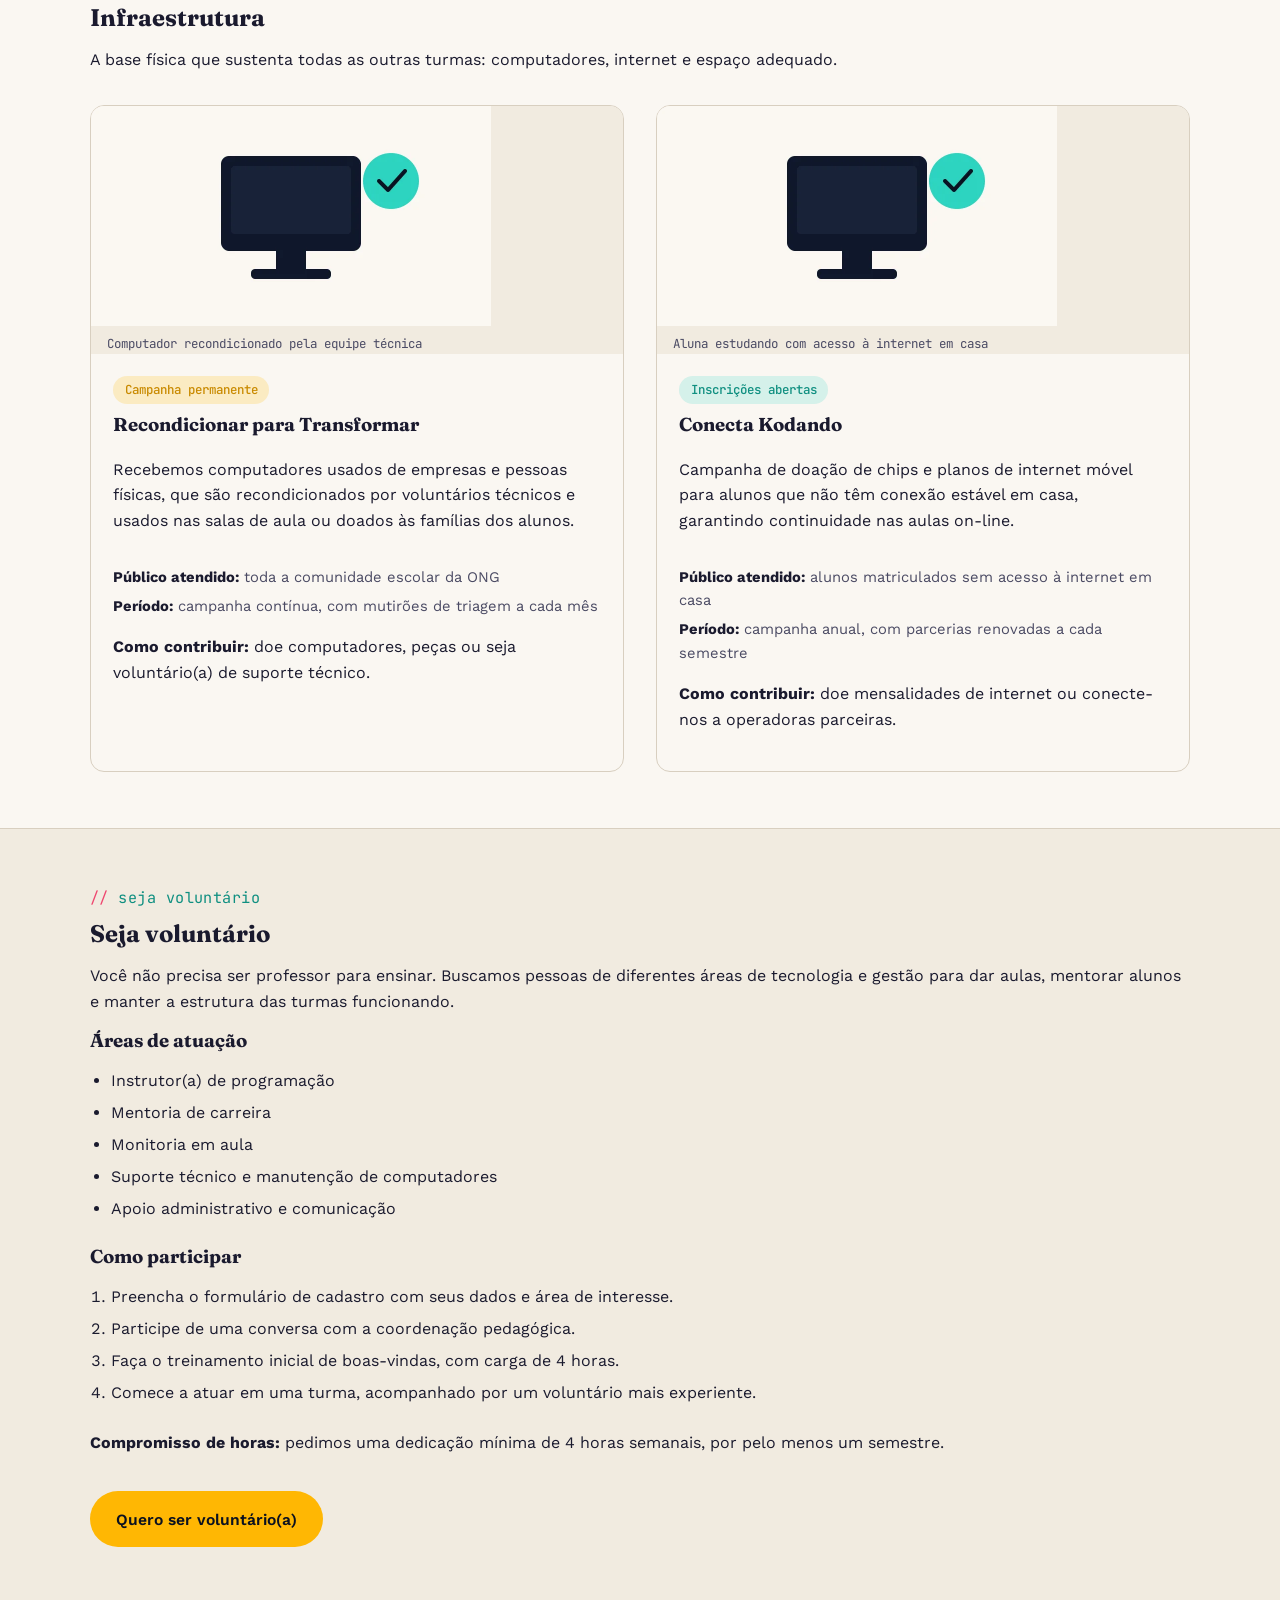
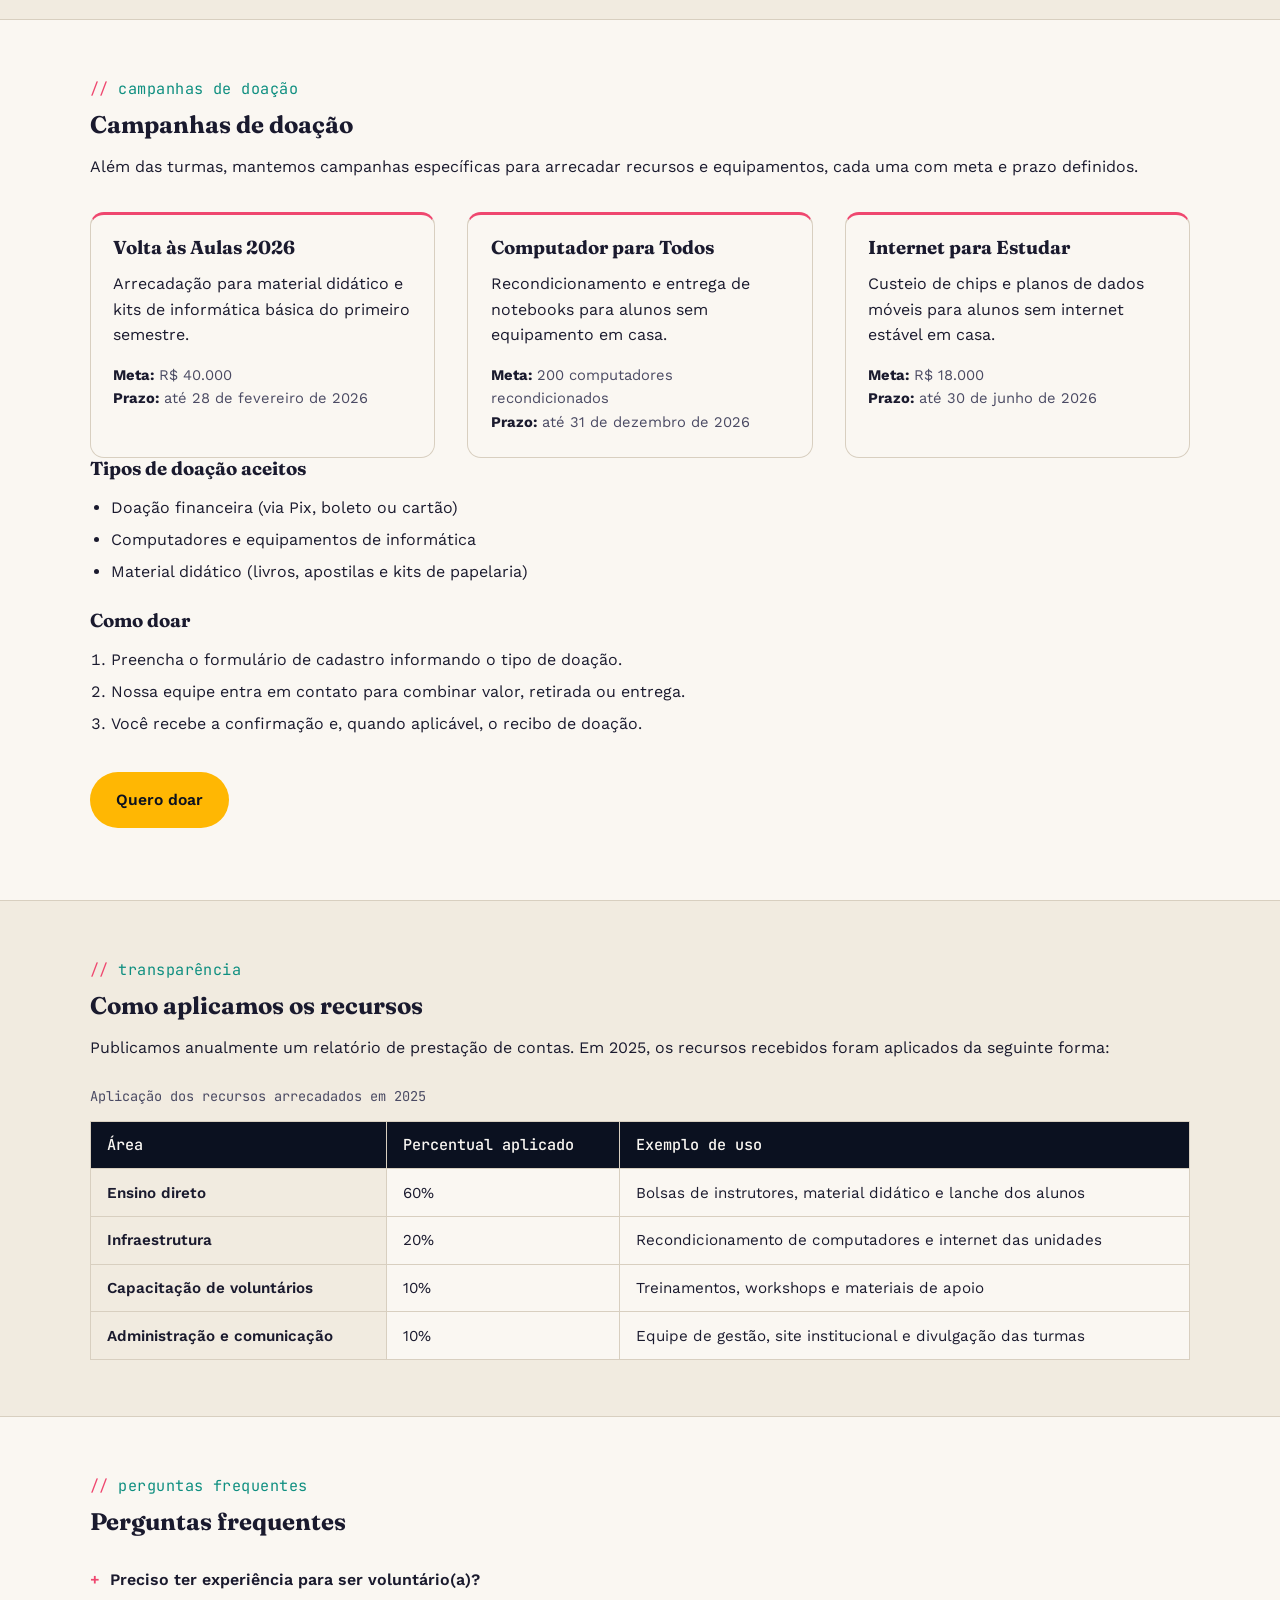
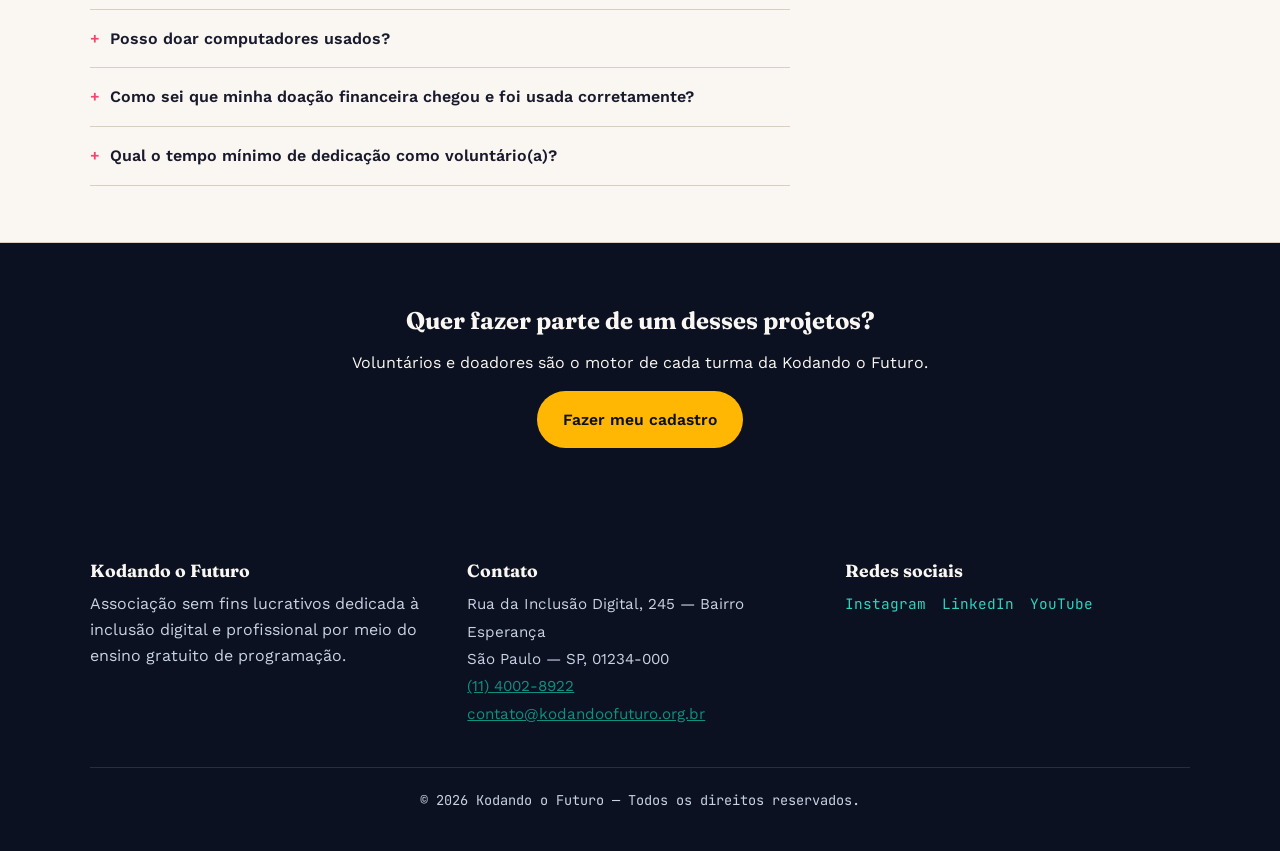
<file: projetos.html>
<!DOCTYPE html>
<html lang="pt-BR">
<head>
  <meta charset="UTF-8">
  <meta name="viewport" content="width=device-width, initial-scale=1.0">
  <title>Projetos e iniciativas — Kodando o Futuro</title>
  <meta name="description" content="Conheça os projetos sociais da Kodando o Futuro: iniciação à programação para crianças, formação profissional em front-end, turmas de inclusão e campanhas de doação de computadores.">
  <link rel="icon" href="assets/img/logo.svg" type="image/svg+xml">
  <link rel="stylesheet" href="assets/css/style.css">
</head>
<body>
  <a class="link-pular" href="#conteudo-principal">Pular para o conteúdo</a>

  <header class="cabecalho">
    <div class="container cabecalho__barra">
      <a class="marca" href="index.html">
        <picture>
          <source srcset="assets/img/logo.webp" type="image/webp">
          <img src="assets/img/logo.png" alt="Kodando o Futuro" width="40" height="40">
        </picture>
        <span class="marca__nome">Kodando o Futuro<span>escola de programação social</span></span>
      </a>
      <nav aria-label="Navegação principal">
        <ul class="nav__lista">
          <li><a class="nav__link" href="index.html">Início</a></li>
          <li><a class="nav__link" href="projetos.html" aria-current="page">Projetos</a></li>
          <li><a class="nav__link" href="cadastro.html">Quero ajudar</a></li>
        </ul>
      </nav>
    </div>
  </header>

  <main id="conteudo-principal">
    <section class="intro-pagina">
      <div class="container">
        <p class="rotulo-secao">nossas iniciativas</p>
        <h1>Projetos que levam tecnologia a quem mais precisa</h1>
        <p class="intro-pagina__texto">Da primeira linha de código à contratação no mercado de trabalho, a Kodando o Futuro atua em quatro frentes — iniciação, formação profissional, inclusão e diversidade, e infraestrutura — e depende de voluntários e doadores para continuar funcionando. Veja abaixo cada projeto, como se tornar voluntário(a) e como apoiar nossas campanhas de doação.</p>
      </div>
    </section>

    <nav class="sumario" aria-label="Sumário da página">
      <div class="container">
        <p class="rotulo-secao">navegue pela página</p>
        <ul class="sumario__lista">
          <li><a href="#cat-iniciacao">Iniciação</a></li>
          <li><a href="#cat-formacao">Formação profissional</a></li>
          <li><a href="#cat-inclusao">Inclusão e diversidade</a></li>
          <li><a href="#cat-infraestrutura">Infraestrutura</a></li>
          <li><a href="#voluntariado-titulo">Seja voluntário</a></li>
          <li><a href="#doacoes-titulo">Campanhas de doação</a></li>
          <li><a href="#transparencia-titulo">Transparência</a></li>
          <li><a href="#faq-titulo">Perguntas frequentes</a></li>
          <li><a href="#cta-final-titulo">Fazer cadastro</a></li>
        </ul>
      </div>
    </nav>

    <!-- Iniciacao -->
    <section class="categoria" aria-labelledby="cat-iniciacao">
      <div class="container">
        <h2 id="cat-iniciacao">Iniciação</h2>
        <p>Primeiro contato de crianças com o pensamento computacional, de forma lúdica e sem pré-requisitos.</p>
        <div class="categoria__grade">
          <article class="projeto">
            <figure>
              <picture>
                <source srcset="assets/img/projeto-iniciacao.webp" type="image/webp">
                <img src="assets/img/projeto-iniciacao.png" alt="Blocos coloridos de encaixe representando programação em blocos para crianças" width="400" height="220" loading="lazy">
              </picture>
              <figcaption>Aula de lógica com blocos de programação</figcaption>
            </figure>
            <div class="projeto__corpo">
              <span class="status status--abertas">Inscrições abertas</span>
              <h3>Primeiros Códigos</h3>
              <p>Introdução à lógica de programação por meio da plataforma Scratch, com jogos, desafios visuais e muita criatividade.</p>
              <ul class="projeto__meta">
                <li><strong>Público:</strong> crianças de 10 a 14 anos</li>
                <li><strong>Carga horária:</strong> <time datetime="PT60H">60 horas</time>, ao longo de <time datetime="P120D">4 meses</time> (aulas aos sábados)</li>
              </ul>
              <p><strong>Como contribuir:</strong> seja instrutor(a) voluntário(a) ou doe materiais lúdicos e tablets para as oficinas.</p>
            </div>
          </article>

          <article class="projeto">
            <figure>
              <picture>
                <source srcset="assets/img/projeto-iniciacao.webp" type="image/webp">
                <img src="assets/img/projeto-iniciacao.png" alt="Blocos coloridos de encaixe representando raciocínio lógico para crianças" width="400" height="220" loading="lazy">
              </picture>
              <figcaption>Oficina preparatória de raciocínio lógico</figcaption>
            </figure>
            <div class="projeto__corpo">
              <span class="status status--concluido">Concluído — turma 2025.2</span>
              <h3>Lógica para Todos</h3>
              <p>Oficina preparatória de raciocínio lógico e matemática básica, pensada para crianças que ainda não tiveram nenhum contato com tecnologia.</p>
              <ul class="projeto__meta">
                <li><strong>Público:</strong> crianças de 8 a 10 anos</li>
                <li><strong>Carga horária:</strong> <time datetime="PT40H">40 horas</time>, ao longo de <time datetime="P90D">3 meses</time></li>
              </ul>
              <p><strong>Como contribuir:</strong> doe tablets ou jogos educativos e ajude na organização das turmas.</p>
            </div>
          </article>
        </div>
      </div>
    </section>

    <!-- Formacao profissional -->
    <section class="categoria" aria-labelledby="cat-formacao">
      <div class="container">
        <h2 id="cat-formacao">Formação profissional</h2>
        <p>Trilhas intensivas que preparam jovens para o primeiro emprego em tecnologia.</p>
        <div class="categoria__grade">
          <article class="projeto">
            <figure>
              <picture>
                <source srcset="assets/img/projeto-formacao-web.webp" type="image/webp">
                <img src="assets/img/projeto-formacao-web.png" alt="Janela de navegador estilizada mostrando o esboço de uma página web em construção" width="400" height="220" loading="lazy">
              </picture>
              <figcaption>Turma construindo seu primeiro site</figcaption>
            </figure>
            <div class="projeto__corpo">
              <span class="status status--andamento">Em andamento — turma 2026.1</span>
              <h3>Trilha Front-end</h3>
              <p>Desenvolvimento web (HTML, CSS, JavaScript) com projetos reais, mentoria individual e simulações de entrevista de emprego.</p>
              <ul class="projeto__meta">
                <li><strong>Público:</strong> jovens de 15 a 24 anos em vulnerabilidade social</li>
                <li><strong>Carga horária:</strong> <time datetime="PT320H">320 horas</time>, ao longo de <time datetime="P240D">8 meses</time></li>
              </ul>
              <p><strong>Como contribuir:</strong> doe notebooks para as aulas práticas ou seja mentor(a) de carreira.</p>
            </div>
          </article>

          <article class="projeto">
            <figure>
              <picture>
                <source srcset="assets/img/projeto-formacao-web.webp" type="image/webp">
                <img src="assets/img/projeto-formacao-web.png" alt="Janela de navegador estilizada mostrando código de um sistema com banco de dados" width="400" height="220" loading="lazy">
              </picture>
              <figcaption>Turma avançada de back-end e dados</figcaption>
            </figure>
            <div class="projeto__corpo">
              <span class="status status--abertas">Inscrições abertas</span>
              <h3>Trilha Back-end &amp; Dados</h3>
              <p>Continuação da Trilha Front-end: lógica de servidores, Python e bancos de dados, para quem quer se aprofundar e disputar vagas mais técnicas.</p>
              <ul class="projeto__meta">
                <li><strong>Público:</strong> jovens de 18 a 24 anos que já concluíram a Trilha Front-end</li>
                <li><strong>Carga horária:</strong> <time datetime="PT280H">280 horas</time>, ao longo de <time datetime="P210D">7 meses</time></li>
              </ul>
              <p><strong>Como contribuir:</strong> ofereça mentoria técnica ou doe para bolsas de transporte e alimentação.</p>
            </div>
          </article>
        </div>
      </div>
    </section>

    <!-- Inclusao e diversidade -->
    <section class="categoria" aria-labelledby="cat-inclusao">
      <div class="container">
        <h2 id="cat-inclusao">Inclusão e diversidade</h2>
        <p>Espaços seguros para grupos sub-representados na tecnologia.</p>
        <div class="categoria__grade">
          <article class="projeto">
            <figure>
              <picture>
                <source srcset="assets/img/projeto-inclusao.webp" type="image/webp">
                <img src="assets/img/projeto-inclusao.png" alt="Círculo de pessoas diversas representando acolhimento e diversidade" width="400" height="220" loading="lazy">
              </picture>
              <figcaption>Roda de conversa da turma Código Delas</figcaption>
            </figure>
            <div class="projeto__corpo">
              <span class="status status--abertas">Inscrições abertas</span>
              <h3>Código Delas</h3>
              <p>Turma exclusiva de programação para meninas e mulheres, com referências femininas na tecnologia e acolhimento de temas como autoestima e carreira.</p>
              <ul class="projeto__meta">
                <li><strong>Público:</strong> meninas de 12 a 17 anos e mulheres a partir de 18 anos</li>
                <li><strong>Carga horária:</strong> <time datetime="PT120H">120 horas</time>, ao longo de <time datetime="P180D">6 meses</time></li>
              </ul>
              <p><strong>Como contribuir:</strong> seja instrutora voluntária ou doe para bolsas de transporte das alunas.</p>
            </div>
          </article>

          <article class="projeto">
            <figure>
              <picture>
                <source srcset="assets/img/projeto-inclusao.webp" type="image/webp">
                <img src="assets/img/projeto-inclusao.png" alt="Círculo de pessoas diversas representando acolhimento e acessibilidade" width="400" height="220" loading="lazy">
              </picture>
              <figcaption>Monitoria adaptada da turma Programar Sem Barreiras</figcaption>
            </figure>
            <div class="projeto__corpo">
              <span class="status status--andamento">Em andamento</span>
              <h3>Programar Sem Barreiras</h3>
              <p>Turma com material didático acessível e monitores especializados, voltada a jovens com deficiência visual, auditiva ou motora.</p>
              <ul class="projeto__meta">
                <li><strong>Público:</strong> jovens de 14 a 24 anos com deficiência</li>
                <li><strong>Carga horária:</strong> <time datetime="PT100H">100 horas</time>, ao longo de <time datetime="P150D">5 meses</time></li>
              </ul>
              <p><strong>Como contribuir:</strong> doe softwares e equipamentos assistivos ou seja voluntário(a) de acessibilidade.</p>
            </div>
          </article>
        </div>
      </div>
    </section>

    <!-- Infraestrutura -->
    <section class="categoria" aria-labelledby="cat-infraestrutura">
      <div class="container">
        <h2 id="cat-infraestrutura">Infraestrutura</h2>
        <p>A base física que sustenta todas as outras turmas: computadores, internet e espaço adequado.</p>
        <div class="categoria__grade">
          <article class="projeto">
            <figure>
              <picture>
                <source srcset="assets/img/projeto-infraestrutura.webp" type="image/webp">
                <img src="assets/img/projeto-infraestrutura.png" alt="Computador recondicionado com selo de aprovação, pronto para doação" width="400" height="220" loading="lazy">
              </picture>
              <figcaption>Computador recondicionado pela equipe técnica</figcaption>
            </figure>
            <div class="projeto__corpo">
              <span class="status status--andamento">Campanha permanente</span>
              <h3>Recondicionar para Transformar</h3>
              <p>Recebemos computadores usados de empresas e pessoas físicas, que são recondicionados por voluntários técnicos e usados nas salas de aula ou doados às famílias dos alunos.</p>
              <ul class="projeto__meta">
                <li><strong>Público atendido:</strong> toda a comunidade escolar da ONG</li>
                <li><strong>Período:</strong> campanha contínua, com mutirões de triagem a cada <time datetime="P30D">mês</time></li>
              </ul>
              <p><strong>Como contribuir:</strong> doe computadores, peças ou seja voluntário(a) de suporte técnico.</p>
            </div>
          </article>

          <article class="projeto">
            <figure>
              <picture>
                <source srcset="assets/img/projeto-infraestrutura.webp" type="image/webp">
                <img src="assets/img/projeto-infraestrutura.png" alt="Computador com selo de aprovação simbolizando conexão à internet garantida" width="400" height="220" loading="lazy">
              </picture>
              <figcaption>Aluna estudando com acesso à internet em casa</figcaption>
            </figure>
            <div class="projeto__corpo">
              <span class="status status--abertas">Inscrições abertas</span>
              <h3>Conecta Kodando</h3>
              <p>Campanha de doação de chips e planos de internet móvel para alunos que não têm conexão estável em casa, garantindo continuidade nas aulas on-line.</p>
              <ul class="projeto__meta">
                <li><strong>Público atendido:</strong> alunos matriculados sem acesso à internet em casa</li>
                <li><strong>Período:</strong> campanha <time datetime="P365D">anual</time>, com parcerias renovadas a cada <time datetime="P180D">semestre</time></li>
              </ul>
              <p><strong>Como contribuir:</strong> doe mensalidades de internet ou conecte-nos a operadoras parceiras.</p>
            </div>
          </article>
        </div>
      </div>
    </section>

    <!-- Seja voluntario -->
    <section class="categoria" aria-labelledby="voluntariado-titulo" id="voluntariado">
      <div class="container">
        <p class="rotulo-secao">seja voluntário</p>
        <h2 id="voluntariado-titulo">Seja voluntário</h2>
        <p>Você não precisa ser professor para ensinar. Buscamos pessoas de diferentes áreas de tecnologia e gestão para dar aulas, mentorar alunos e manter a estrutura das turmas funcionando.</p>

        <h3>Áreas de atuação</h3>
        <ul class="lista-areas">
          <li>Instrutor(a) de programação</li>
          <li>Mentoria de carreira</li>
          <li>Monitoria em aula</li>
          <li>Suporte técnico e manutenção de computadores</li>
          <li>Apoio administrativo e comunicação</li>
        </ul>

        <h3>Como participar</h3>
        <ol class="lista-passos">
          <li>Preencha o formulário de cadastro com seus dados e área de interesse.</li>
          <li>Participe de uma conversa com a coordenação pedagógica.</li>
          <li>Faça o treinamento inicial de boas-vindas, com carga de <time datetime="PT4H">4 horas</time>.</li>
          <li>Comece a atuar em uma turma, acompanhado por um voluntário mais experiente.</li>
        </ol>

        <p><strong>Compromisso de horas:</strong> pedimos uma dedicação mínima de <time datetime="PT4H">4 horas semanais</time>, por pelo menos <time datetime="P180D">um semestre</time>.</p>

        <p class="secao__cta"><a class="botao botao--primario" href="cadastro.html">Quero ser voluntário(a)</a></p>
      </div>
    </section>

    <!-- Campanhas de doacao -->
    <section class="categoria" aria-labelledby="doacoes-titulo" id="doacoes">
      <div class="container">
        <p class="rotulo-secao">campanhas de doação</p>
        <h2 id="doacoes-titulo">Campanhas de doação</h2>
        <p>Além das turmas, mantemos campanhas específicas para arrecadar recursos e equipamentos, cada uma com meta e prazo definidos.</p>

        <div class="categoria__grade">
          <article class="campanha">
            <h3>Volta às Aulas 2026</h3>
            <p>Arrecadação para material didático e kits de informática básica do primeiro semestre.</p>
            <ul class="campanha__meta">
              <li><strong>Meta:</strong> R$ 40.000</li>
              <li><strong>Prazo:</strong> até <time datetime="2026-02-28">28 de fevereiro de 2026</time></li>
            </ul>
          </article>

          <article class="campanha">
            <h3>Computador para Todos</h3>
            <p>Recondicionamento e entrega de notebooks para alunos sem equipamento em casa.</p>
            <ul class="campanha__meta">
              <li><strong>Meta:</strong> 200 computadores recondicionados</li>
              <li><strong>Prazo:</strong> até <time datetime="2026-12-31">31 de dezembro de 2026</time></li>
            </ul>
          </article>

          <article class="campanha">
            <h3>Internet para Estudar</h3>
            <p>Custeio de chips e planos de dados móveis para alunos sem internet estável em casa.</p>
            <ul class="campanha__meta">
              <li><strong>Meta:</strong> R$ 18.000</li>
              <li><strong>Prazo:</strong> até <time datetime="2026-06-30">30 de junho de 2026</time></li>
            </ul>
          </article>
        </div>

        <h3>Tipos de doação aceitos</h3>
        <ul class="lista-areas">
          <li>Doação financeira (via Pix, boleto ou cartão)</li>
          <li>Computadores e equipamentos de informática</li>
          <li>Material didático (livros, apostilas e kits de papelaria)</li>
        </ul>

        <h3>Como doar</h3>
        <ol class="lista-passos">
          <li>Preencha o formulário de cadastro informando o tipo de doação.</li>
          <li>Nossa equipe entra em contato para combinar valor, retirada ou entrega.</li>
          <li>Você recebe a confirmação e, quando aplicável, o recibo de doação.</li>
        </ol>

        <p class="secao__cta"><a class="botao botao--primario" href="cadastro.html">Quero doar</a></p>
      </div>
    </section>

    <!-- Transparencia -->
    <section class="categoria" aria-labelledby="transparencia-titulo" id="transparencia">
      <div class="container">
        <p class="rotulo-secao">transparência</p>
        <h2 id="transparencia-titulo">Como aplicamos os recursos</h2>
        <p>Publicamos anualmente um relatório de prestação de contas. Em <time datetime="2025">2025</time>, os recursos recebidos foram aplicados da seguinte forma:</p>
        <div class="tabela-scroll">
          <table class="tabela-transparencia">
            <caption>Aplicação dos recursos arrecadados em 2025</caption>
            <thead>
              <tr>
                <th scope="col">Área</th>
                <th scope="col">Percentual aplicado</th>
                <th scope="col">Exemplo de uso</th>
              </tr>
            </thead>
            <tbody>
              <tr>
                <th scope="row">Ensino direto</th>
                <td>60%</td>
                <td>Bolsas de instrutores, material didático e lanche dos alunos</td>
              </tr>
              <tr>
                <th scope="row">Infraestrutura</th>
                <td>20%</td>
                <td>Recondicionamento de computadores e internet das unidades</td>
              </tr>
              <tr>
                <th scope="row">Capacitação de voluntários</th>
                <td>10%</td>
                <td>Treinamentos, workshops e materiais de apoio</td>
              </tr>
              <tr>
                <th scope="row">Administração e comunicação</th>
                <td>10%</td>
                <td>Equipe de gestão, site institucional e divulgação das turmas</td>
              </tr>
            </tbody>
          </table>
        </div>
      </div>
    </section>

    <!-- Perguntas frequentes -->
    <section class="categoria" aria-labelledby="faq-titulo" id="faq">
      <div class="container">
        <p class="rotulo-secao">perguntas frequentes</p>
        <h2 id="faq-titulo">Perguntas frequentes</h2>

        <details class="faq-item">
          <summary>Preciso ter experiência para ser voluntário(a)?</summary>
          <p>Não. Para funções de apoio administrativo, monitoria e suporte técnico não exigimos experiência prévia. Para dar aulas, pedimos conhecimento básico de lógica de programação — oferecemos treinamento inicial.</p>
        </details>

        <details class="faq-item">
          <summary>Posso doar computadores usados?</summary>
          <p>Sim. Recebemos computadores, notebooks e periféricos em qualquer estado de conservação: nossa equipe técnica avalia e recondiciona o que for possível reaproveitar.</p>
        </details>

        <details class="faq-item">
          <summary>Como sei que minha doação financeira chegou e foi usada corretamente?</summary>
          <p>Você recebe confirmação por e-mail e pode consultar o relatório anual de transparência, disponível na seção "Como aplicamos os recursos" desta página.</p>
        </details>

        <details class="faq-item">
          <summary>Qual o tempo mínimo de dedicação como voluntário(a)?</summary>
          <p>Pedimos uma dedicação mínima de 4 horas semanais, por pelo menos um semestre, para garantir continuidade no acompanhamento dos alunos.</p>
        </details>
      </div>
    </section>

    <section class="cta-final" aria-labelledby="cta-final-titulo">
      <div class="container">
        <h2 id="cta-final-titulo">Quer fazer parte de um desses projetos?</h2>
        <p>Voluntários e doadores são o motor de cada turma da Kodando o Futuro.</p>
        <a class="botao botao--primario" href="cadastro.html">Fazer meu cadastro</a>
      </div>
    </section>
  </main>

  <footer class="rodape">
    <div class="container rodape__grade">
      <section aria-labelledby="rodape-sobre-titulo">
        <h2 id="rodape-sobre-titulo">Kodando o Futuro</h2>
        <p>Associação sem fins lucrativos dedicada à inclusão digital e profissional por meio do ensino gratuito de programação.</p>
      </section>
      <section aria-labelledby="rodape-contato-titulo">
        <h2 id="rodape-contato-titulo">Contato</h2>
        <address>
          Rua da Inclusão Digital, 245 — Bairro Esperança<br>
          São Paulo — SP, 01234-000<br>
          <a href="tel:+551140028922">(11) 4002-8922</a><br>
          <a href="mailto:contato@kodandoofuturo.org.br">contato@kodandoofuturo.org.br</a>
        </address>
      </section>
      <section aria-labelledby="rodape-redes-titulo">
        <h2 id="rodape-redes-titulo">Redes sociais</h2>
        <ul class="rodape__redes">
          <li><a href="https://instagram.com/kodandoofuturo">Instagram</a></li>
          <li><a href="https://linkedin.com/company/kodandoofuturo">LinkedIn</a></li>
          <li><a href="https://youtube.com/@kodandoofuturo">YouTube</a></li>
        </ul>
      </section>
    </div>
    <p class="rodape__base container">&copy; <time datetime="2026">2026</time> Kodando o Futuro — Todos os direitos reservados.</p>
  </footer>
</body>
</html>
</file>
<file: assets/css/style.css>
/* ==========================================================================
   Kodando o Futuro - folha de estilos principal
   Fontes: Fraunces (titulos), JetBrains Mono (rotulos/codigo), Work Sans (corpo)
   ========================================================================== */

@import url('https://fonts.googleapis.com/css2?family=Fraunces:ital,opsz,wght@0,9..144,400;0,9..144,600;0,9..144,700;1,9..144,500&family=JetBrains+Mono:wght@400;500;700&family=Work+Sans:wght@400;500;600;700&display=swap');

/* --------------------------------------------------------------------- */
/* 1. Variaveis e reset                                                   */
/* --------------------------------------------------------------------- */
:root {
  --cor-ink: #0b1120;
  --cor-ink-alt: #0f172a;
  --cor-ink-card: #182238;
  --cor-creme: #faf7f2;
  --cor-creme-alt: #f1ebe0;
  --cor-texto: #1a1a2e;
  --cor-texto-suave: #4a4a63;
  --cor-ambar: #ffb703;
  --cor-ambar-escuro: #c98a00;
  --cor-teal: #2dd4bf;
  --cor-teal-escuro: #0f8f80;
  --cor-coral: #ef476f;
  --cor-borda: #d8cfc0;
  --fonte-titulo: 'Fraunces', Georgia, serif;
  --fonte-mono: 'JetBrains Mono', 'Courier New', monospace;
  --fonte-corpo: 'Work Sans', Arial, sans-serif;
  --raio: 14px;
  --sombra: 0 14px 34px rgba(11, 17, 32, 0.14);
}

*,
*::before,
*::after {
  box-sizing: border-box;
}

html {
  scroll-behavior: smooth;
}

body {
  margin: 0;
  font-family: var(--fonte-corpo);
  color: var(--cor-texto);
  background: var(--cor-creme);
  line-height: 1.6;
}

img {
  max-width: 100%;
  height: auto;
  display: block;
}

picture {
  display: block;
}

a {
  color: var(--cor-teal-escuro);
}

h1, h2, h3, h4 {
  font-family: var(--fonte-titulo);
  line-height: 1.2;
  margin: 0 0 0.6em;
  color: var(--cor-texto);
}

p {
  margin: 0 0 1em;
}

ul {
  margin: 0;
}

figure {
  margin: 0;
}

.container {
  width: min(1100px, 92%);
  margin-inline: auto;
}

/* --------------------------------------------------------------------- */
/* 2. Acessibilidade e foco                                               */
/* --------------------------------------------------------------------- */
.link-pular {
  position: absolute;
  left: -999px;
  top: auto;
  background: var(--cor-ambar);
  color: var(--cor-ink);
  padding: 0.8em 1.2em;
  font-weight: 700;
  z-index: 1000;
  border-radius: 0 0 8px 0;
  text-decoration: none;
}

.link-pular:focus {
  left: 0;
  top: 0;
}

a:focus-visible,
button:focus-visible,
input:focus-visible,
select:focus-visible,
textarea:focus-visible,
.nav__link:focus-visible {
  outline: 3px solid var(--cor-coral);
  outline-offset: 3px;
  border-radius: 4px;
}

.sr-only {
  position: absolute;
  width: 1px;
  height: 1px;
  padding: 0;
  margin: -1px;
  overflow: hidden;
  clip: rect(0, 0, 0, 0);
  white-space: nowrap;
  border: 0;
}

/* --------------------------------------------------------------------- */
/* 3. Cabecalho e navegacao                                               */
/* --------------------------------------------------------------------- */
.cabecalho {
  background: var(--cor-ink);
  color: var(--cor-creme);
  position: sticky;
  top: 0;
  z-index: 100;
  border-bottom: 1px solid rgba(255, 183, 3, 0.25);
}

.cabecalho__barra {
  display: flex;
  align-items: center;
  justify-content: space-between;
  gap: 1rem;
  padding-block: 0.9rem;
  flex-wrap: wrap;
}

.marca {
  display: flex;
  align-items: center;
  gap: 0.7rem;
  text-decoration: none;
  color: var(--cor-creme);
}

.marca__nome {
  font-family: var(--fonte-titulo);
  font-weight: 700;
  font-size: 1.25rem;
  line-height: 1.1;
}

.marca__nome span {
  display: block;
  font-family: var(--fonte-mono);
  font-size: 0.65rem;
  font-weight: 400;
  color: var(--cor-teal);
  letter-spacing: 0.04em;
}

.nav__lista {
  list-style: none;
  display: flex;
  gap: 1.8rem;
  padding: 0;
  margin: 0;
  flex-wrap: wrap;
}

.nav__link {
  color: var(--cor-creme);
  text-decoration: none;
  font-weight: 500;
  font-family: var(--fonte-mono);
  font-size: 0.92rem;
  padding: 0.4rem 0.1rem;
  border-bottom: 2px solid transparent;
  transition: border-color 0.2s ease, color 0.2s ease;
}

.nav__link:hover {
  color: var(--cor-ambar);
}

.nav__link[aria-current="page"] {
  color: var(--cor-ambar);
  border-bottom-color: var(--cor-ambar);
}

/* --------------------------------------------------------------------- */
/* 4. Botoes                                                              */
/* --------------------------------------------------------------------- */
.botao {
  display: inline-flex;
  align-items: center;
  gap: 0.5rem;
  padding: 0.85rem 1.5rem;
  border-radius: 999px;
  font-weight: 600;
  text-decoration: none;
  font-family: var(--fonte-corpo);
  font-size: 0.98rem;
  border: 2px solid transparent;
  cursor: pointer;
  transition: transform 0.15s ease, box-shadow 0.15s ease, background 0.2s ease;
}

.botao:hover {
  transform: translateY(-2px);
}

.botao--primario {
  background: var(--cor-ambar);
  color: var(--cor-ink);
}

.botao--primario:hover {
  background: var(--cor-ambar-escuro);
  box-shadow: var(--sombra);
}

.botao--secundario {
  background: transparent;
  color: var(--cor-creme);
  border-color: var(--cor-teal);
}

.botao--secundario:hover {
  background: var(--cor-teal);
  color: var(--cor-ink);
}

.botao--ghost {
  background: transparent;
  color: var(--cor-ink);
  border-color: var(--cor-ink);
}

.botao--ghost:hover {
  background: var(--cor-ink);
  color: var(--cor-creme);
}

.botao--submit {
  background: var(--cor-teal-escuro);
  color: var(--cor-creme);
}

.botao--submit:hover {
  background: var(--cor-ink);
}

.botao--limpar {
  background: transparent;
  color: var(--cor-texto-suave);
  border-color: var(--cor-borda);
}

/* --------------------------------------------------------------------- */
/* 5. Rotulo de secao (estilo comentario de codigo)                       */
/* --------------------------------------------------------------------- */
.rotulo-secao {
  font-family: var(--fonte-mono);
  color: var(--cor-teal-escuro);
  text-transform: lowercase;
  letter-spacing: 0.03em;
  font-size: 0.95rem;
  display: inline-block;
  margin-bottom: 0.6rem;
}

.rotulo-secao::before {
  content: "// ";
  color: var(--cor-coral);
}

.secao__cabecalho {
  max-width: 720px;
  margin-bottom: 2.4rem;
}

.secao__cabecalho--centro {
  margin-inline: auto;
  text-align: center;
}

/* --------------------------------------------------------------------- */
/* 6. Hero                                                                */
/* --------------------------------------------------------------------- */
.hero {
  background: var(--cor-ink);
  color: var(--cor-creme);
  padding-block: 4.5rem 5rem;
  position: relative;
  overflow: hidden;
  background-image:
    radial-gradient(circle at 10% 20%, rgba(45, 212, 191, 0.12), transparent 35%),
    radial-gradient(circle at 90% 80%, rgba(255, 183, 3, 0.1), transparent 40%);
}

.hero__grade {
  display: grid;
  grid-template-columns: 1.1fr 1fr;
  gap: 3rem;
  align-items: center;
}

.hero__cursor {
  display: inline-block;
  width: 0.5em;
  background: var(--cor-ambar);
  animation: piscar 1s steps(1) infinite;
  margin-left: 0.1em;
}

@keyframes piscar {
  50% { opacity: 0; }
}

.hero h1 {
  color: var(--cor-creme);
  font-size: clamp(2.2rem, 4vw, 3.2rem);
}

.hero__destaque {
  color: var(--cor-ambar);
}

.hero__texto {
  font-size: 1.15rem;
  color: #c9d2e3;
  max-width: 48ch;
}

.hero__acoes {
  display: flex;
  gap: 1rem;
  flex-wrap: wrap;
  margin-top: 1.8rem;
}

.hero__figura {
  margin: 0;
  animation: flutuar 5s ease-in-out infinite;
}

.hero__figura figcaption {
  font-family: var(--fonte-mono);
  font-size: 0.8rem;
  color: #8b9bb4;
  margin-top: 0.8rem;
  text-align: center;
}

@keyframes flutuar {
  0%, 100% { transform: translateY(0); }
  50% { transform: translateY(-10px); }
}

/* --------------------------------------------------------------------- */
/* 7. Secoes gerais                                                       */
/* --------------------------------------------------------------------- */
.secao {
  padding-block: 4.5rem;
}

.secao--creme-alt {
  background: var(--cor-creme-alt);
}

.secao--escura {
  background: var(--cor-ink-alt);
  color: var(--cor-creme);
}

.secao--escura h2,
.secao--escura h3 {
  color: var(--cor-creme);
}

/* Quem somos */
.quemsomos__figura {
  max-width: 460px;
  margin: 0 auto 2.6rem;
  border-radius: var(--raio);
  overflow: hidden;
  border: 1px solid var(--cor-borda);
}

.quemsomos__figura img {
  width: 100%;
}

.quemsomos__figura figcaption {
  font-family: var(--fonte-mono);
  font-size: 0.78rem;
  color: var(--cor-texto-suave);
  padding: 0.6rem 1rem;
  background: var(--cor-creme-alt);
  text-align: center;
}

.quemsomos__grade {
  display: grid;
  grid-template-columns: repeat(auto-fit, minmax(240px, 1fr));
  gap: 1.8rem;
  margin-top: 2rem;
}

.cartao-valor {
  background: var(--cor-creme);
  border: 1px solid var(--cor-borda);
  border-radius: var(--raio);
  padding: 1.6rem;
}

.cartao-valor h3 {
  font-size: 1.15rem;
  display: flex;
  align-items: center;
  gap: 0.5rem;
}

.cartao-valor h3::before {
  content: "</>";
  font-family: var(--fonte-mono);
  color: var(--cor-teal-escuro);
  font-size: 0.85rem;
  background: rgba(45, 212, 191, 0.12);
  padding: 0.15rem 0.4rem;
  border-radius: 6px;
}

/* Impacto / indicadores */
.indicadores {
  list-style: none;
  padding: 0;
  display: grid;
  grid-template-columns: repeat(auto-fit, minmax(200px, 1fr));
  gap: 1.5rem;
  margin-top: 2.4rem;
}

.indicador {
  background: var(--cor-ink-card);
  border-radius: var(--raio);
  padding: 1.8rem;
  text-align: center;
  border-top: 3px solid var(--cor-ambar);
}

.indicador__numero {
  font-family: var(--fonte-titulo);
  font-size: 2.6rem;
  font-weight: 700;
  color: var(--cor-ambar);
  display: block;
}

.indicador__legenda {
  font-family: var(--fonte-mono);
  font-size: 0.85rem;
  color: #c9d2e3;
}

/* Como funciona - trilha */
.trilha {
  list-style: none;
  padding: 0;
  display: grid;
  grid-template-columns: repeat(auto-fit, minmax(220px, 1fr));
  gap: 1.8rem;
  counter-reset: etapa;
  margin-top: 2rem;
}

.trilha__item {
  counter-increment: etapa;
  position: relative;
  background: var(--cor-creme);
  border: 1px solid var(--cor-borda);
  border-radius: var(--raio);
  padding: 2rem 1.5rem 1.5rem;
}

.trilha__item::before {
  content: counter(etapa);
  position: absolute;
  top: -18px;
  left: 1.5rem;
  background: var(--cor-coral);
  color: #fff;
  width: 36px;
  height: 36px;
  border-radius: 50%;
  display: flex;
  align-items: center;
  justify-content: center;
  font-family: var(--fonte-mono);
  font-weight: 700;
}

/* Projetos em destaque (index) */
.destaques {
  display: grid;
  grid-template-columns: repeat(auto-fit, minmax(240px, 1fr));
  gap: 1.8rem;
  margin-top: 2rem;
}

.destaque-card {
  background: var(--cor-creme);
  border: 1px solid var(--cor-borda);
  border-radius: var(--raio);
  overflow: hidden;
  box-shadow: var(--sombra);
  display: flex;
  flex-direction: column;
}

.destaque-card figure {
  background: var(--cor-creme-alt);
}

.destaque-card figcaption {
  font-family: var(--fonte-mono);
  font-size: 0.78rem;
  color: var(--cor-texto-suave);
  padding: 0.5rem 1rem 0;
}

.destaque-card__corpo {
  padding: 1.4rem;
  flex: 1;
  display: flex;
  flex-direction: column;
}

.destaque-card h3 {
  font-size: 1.2rem;
}

.destaque-card__link {
  margin-top: auto;
  font-family: var(--fonte-mono);
  font-weight: 500;
  text-decoration: none;
  color: var(--cor-teal-escuro);
}

.destaque-card__link::after {
  content: " ->";
}

.secao__cta {
  margin-top: 2.2rem;
}

/* Transparencia / como ajudar */
.ajudar__grade {
  display: grid;
  grid-template-columns: repeat(auto-fit, minmax(260px, 1fr));
  gap: 1.8rem;
  margin-top: 2rem;
}

.ajudar-card {
  border: 2px dashed var(--cor-borda);
  border-radius: var(--raio);
  padding: 1.8rem;
  background: var(--cor-creme);
}

.ajudar-card h3 {
  color: var(--cor-teal-escuro);
}

/* --------------------------------------------------------------------- */
/* 8. Pagina de projetos                                                  */
/* --------------------------------------------------------------------- */
.intro-pagina {
  background: var(--cor-ink);
  color: var(--cor-creme);
  padding-block: 3.5rem;
}

.intro-pagina h1 {
  color: var(--cor-creme);
}

.intro-pagina__texto {
  max-width: 60ch;
  color: #c9d2e3;
  font-size: 1.08rem;
}

.categoria {
  padding-block: 3.5rem;
  border-bottom: 1px solid var(--cor-borda);
}

.categoria:nth-of-type(even) {
  background: var(--cor-creme-alt);
}

.categoria__grade {
  display: grid;
  grid-template-columns: repeat(auto-fit, minmax(280px, 1fr));
  gap: 2rem;
  margin-top: 2rem;
}

.projeto {
  background: var(--cor-creme);
  border: 1px solid var(--cor-borda);
  border-radius: var(--raio);
  overflow: hidden;
  display: flex;
  flex-direction: column;
}

.projeto figure {
  margin: 0;
  background: var(--cor-creme-alt);
}

.projeto figcaption {
  font-family: var(--fonte-mono);
  font-size: 0.78rem;
  color: var(--cor-texto-suave);
  padding: 0.5rem 1rem 0;
}

.projeto__corpo {
  padding: 1.4rem;
  display: flex;
  flex-direction: column;
  gap: 0.6rem;
  flex: 1;
}

.projeto__meta {
  list-style: none;
  padding: 0;
  display: flex;
  flex-direction: column;
  gap: 0.35rem;
  font-size: 0.92rem;
  color: var(--cor-texto-suave);
  margin: 0.4rem 0;
}

.projeto__meta li strong {
  color: var(--cor-texto);
}

.status {
  display: inline-block;
  align-self: flex-start;
  font-family: var(--fonte-mono);
  font-size: 0.78rem;
  padding: 0.25rem 0.7rem;
  border-radius: 999px;
  font-weight: 500;
}

.status--abertas {
  background: rgba(45, 212, 191, 0.18);
  color: var(--cor-teal-escuro);
}

.status--andamento {
  background: rgba(255, 183, 3, 0.2);
  color: var(--cor-ambar-escuro);
}

.status--concluido {
  background: rgba(74, 74, 99, 0.14);
  color: var(--cor-texto-suave);
}

.cta-final {
  background: var(--cor-ink);
  color: var(--cor-creme);
  text-align: center;
  padding-block: 4rem;
}

.cta-final h2 {
  color: var(--cor-creme);
}

/* Sumario (links internos de navegacao da pagina) */
.sumario {
  padding-block: 1.6rem;
  border-bottom: 1px solid var(--cor-borda);
  background: var(--cor-creme-alt);
}

.sumario__lista {
  list-style: none;
  padding: 0;
  margin: 0.6rem 0 0;
  display: flex;
  flex-wrap: wrap;
  gap: 0.6rem;
}

.sumario__lista a {
  display: inline-block;
  font-family: var(--fonte-mono);
  font-size: 0.85rem;
  text-decoration: none;
  color: var(--cor-teal-escuro);
  background: var(--cor-creme);
  border: 1px solid var(--cor-borda);
  border-radius: 999px;
  padding: 0.4rem 0.9rem;
}

.sumario__lista a:hover {
  border-color: var(--cor-teal-escuro);
}

/* Listas de areas de atuacao e passo a passo */
.lista-areas,
.lista-passos {
  max-width: 70ch;
  margin: 1rem 0 1.6rem;
  padding-left: 1.3rem;
}

.lista-areas li,
.lista-passos li {
  margin-bottom: 0.5rem;
  line-height: 1.5;
}

.lista-passos {
  counter-reset: passo;
}

/* Campanhas de doacao */
.campanha {
  background: var(--cor-creme);
  border: 1px solid var(--cor-borda);
  border-radius: var(--raio);
  padding: 1.4rem;
  border-top: 3px solid var(--cor-coral);
}

.campanha__meta {
  list-style: none;
  padding: 0;
  margin: 0.6rem 0 0;
  font-size: 0.92rem;
  color: var(--cor-texto-suave);
}

.campanha__meta li strong {
  color: var(--cor-texto);
}

/* Tabela de transparencia */
.tabela-scroll {
  overflow-x: auto;
  margin-top: 1.6rem;
}

.tabela-transparencia {
  width: 100%;
  border-collapse: collapse;
  min-width: 560px;
  background: var(--cor-creme);
}

.tabela-transparencia caption {
  text-align: left;
  font-family: var(--fonte-mono);
  font-size: 0.85rem;
  color: var(--cor-texto-suave);
  margin-bottom: 0.8rem;
}

.tabela-transparencia th,
.tabela-transparencia td {
  border: 1px solid var(--cor-borda);
  padding: 0.7rem 1rem;
  text-align: left;
  font-size: 0.95rem;
}

.tabela-transparencia thead th {
  background: var(--cor-ink);
  color: var(--cor-creme);
  font-family: var(--fonte-mono);
  font-weight: 500;
}

.tabela-transparencia tbody th {
  background: var(--cor-creme-alt);
  font-weight: 600;
}

/* Perguntas frequentes */
.faq-item {
  max-width: 70ch;
  border-bottom: 1px solid var(--cor-borda);
  padding: 1rem 0;
}

.faq-item summary {
  cursor: pointer;
  font-weight: 600;
  list-style: none;
}

.faq-item summary::-webkit-details-marker {
  display: none;
}

.faq-item summary::before {
  content: "+ ";
  color: var(--cor-coral);
  font-family: var(--fonte-mono);
}

.faq-item[open] summary::before {
  content: "- ";
}

.faq-item p {
  margin: 0.8rem 0 0;
  color: var(--cor-texto-suave);
}

/* --------------------------------------------------------------------- */
/* 9. Formulario                                                         */
/* --------------------------------------------------------------------- */
.form-secao {
  padding-block: 3rem 5rem;
}

.formulario {
  background: var(--cor-creme);
  border: 1px solid var(--cor-borda);
  border-radius: var(--raio);
  padding: 2rem;
  box-shadow: var(--sombra);
  max-width: 880px;
  margin-inline: auto;
}

fieldset {
  border: none;
  border-top: 2px solid var(--cor-borda);
  padding: 1.6rem 0;
  margin: 0 0 0.5rem;
}

fieldset:first-of-type {
  border-top: none;
  padding-top: 0;
}

legend {
  font-family: var(--fonte-mono);
  color: var(--cor-teal-escuro);
  font-weight: 700;
  font-size: 1rem;
  padding: 0;
  margin-bottom: 1rem;
  text-transform: lowercase;
}

legend::before {
  content: "# ";
  color: var(--cor-coral);
}

/* Subgrupos de opcoes (radio/checkbox) dentro de um fieldset maior */
.subgrupo {
  border: none;
  padding: 0;
  margin: 0 0 1.4rem;
}

.subgrupo legend {
  font-family: var(--fonte-corpo);
  color: var(--cor-texto);
  font-weight: 600;
  font-size: 0.95rem;
  text-transform: none;
  margin-bottom: 0.6rem;
}

.subgrupo legend::before {
  content: "";
}

.formulario__nota {
  font-size: 0.88rem;
  color: var(--cor-texto-suave);
  margin-bottom: 1.8rem;
}

.obrigatorio {
  color: var(--cor-coral);
  font-weight: 700;
  margin-left: 0.15rem;
}

.campo {
  margin-bottom: 1.3rem;
}

.campo label {
  display: block;
  font-weight: 600;
  margin-bottom: 0.4rem;
  font-size: 0.95rem;
}

.campo .ajuda {
  display: block;
  font-size: 0.82rem;
  color: var(--cor-texto-suave);
  margin-top: 0.3rem;
}

.campo input,
.campo select,
.campo textarea {
  width: 100%;
  padding: 0.7rem 0.9rem;
  border: 1.5px solid var(--cor-borda);
  border-radius: 8px;
  font-family: var(--fonte-corpo);
  font-size: 0.98rem;
  background: #fff;
  color: var(--cor-texto);
}

.campo textarea {
  resize: vertical;
  min-height: 110px;
}

.campo input:focus,
.campo select:focus,
.campo textarea:focus {
  border-color: var(--cor-teal-escuro);
}

.campo input:user-invalid,
.campo select:user-invalid,
.campo textarea:user-invalid {
  border-color: var(--cor-coral);
  background: rgba(239, 71, 111, 0.05);
}

.campo input:not(:placeholder-shown):valid,
.campo select:valid:not([value=""]),
.campo textarea:not(:placeholder-shown):valid {
  border-color: var(--cor-teal-escuro);
}

.campo-linha {
  display: grid;
  grid-template-columns: repeat(auto-fit, minmax(160px, 1fr));
  gap: 1rem;
}

.grupo-opcoes {
  display: flex;
  flex-wrap: wrap;
  gap: 1rem 1.6rem;
  margin-top: 0.4rem;
}

.opcao {
  display: flex;
  align-items: center;
  gap: 0.5rem;
  font-size: 0.95rem;
}

.opcao input {
  width: auto;
  accent-color: var(--cor-teal-escuro);
}

.contador {
  font-size: 0.8rem;
  color: var(--cor-texto-suave);
  text-align: right;
  display: block;
}

.consentimento {
  background: var(--cor-creme-alt);
  border-radius: 10px;
  padding: 1.2rem;
  display: flex;
  gap: 0.8rem;
  align-items: flex-start;
}

.consentimento input {
  width: auto;
  margin-top: 0.3rem;
  accent-color: var(--cor-coral);
}

.formulario__acoes {
  display: flex;
  gap: 1rem;
  margin-top: 1.6rem;
  flex-wrap: wrap;
}

/* --------------------------------------------------------------------- */
/* 10. Rodape                                                             */
/* --------------------------------------------------------------------- */
.rodape {
  background: var(--cor-ink);
  color: #c9d2e3;
  padding-block: 3rem 1.6rem;
}

.rodape__grade {
  display: grid;
  grid-template-columns: repeat(auto-fit, minmax(220px, 1fr));
  gap: 2rem;
}

.rodape h2 {
  color: var(--cor-creme);
  font-size: 1.1rem;
}

.rodape address {
  font-style: normal;
  font-size: 0.95rem;
  line-height: 1.8;
}

.rodape__redes {
  list-style: none;
  padding: 0;
  display: flex;
  gap: 1rem;
}

.rodape__redes a {
  color: var(--cor-teal);
  text-decoration: none;
  font-family: var(--fonte-mono);
  font-size: 0.9rem;
}

.rodape__base {
  text-align: center;
  margin-top: 2.4rem;
  padding-top: 1.4rem;
  border-top: 1px solid rgba(255, 255, 255, 0.12);
  font-size: 0.85rem;
  font-family: var(--fonte-mono);
}

/* --------------------------------------------------------------------- */
/* 11. Responsivo                                                        */
/* --------------------------------------------------------------------- */
@media (max-width: 760px) {
  .hero__grade {
    grid-template-columns: 1fr;
  }

  .hero__figura {
    order: -1;
  }

  .cabecalho__barra {
    flex-direction: column;
    align-items: flex-start;
  }

  .nav__lista {
    gap: 1.2rem;
  }

  .secao,
  .categoria,
  .intro-pagina,
  .cta-final {
    padding-block: 3rem;
  }

  .formulario {
    padding: 1.3rem;
  }
}
</file>
